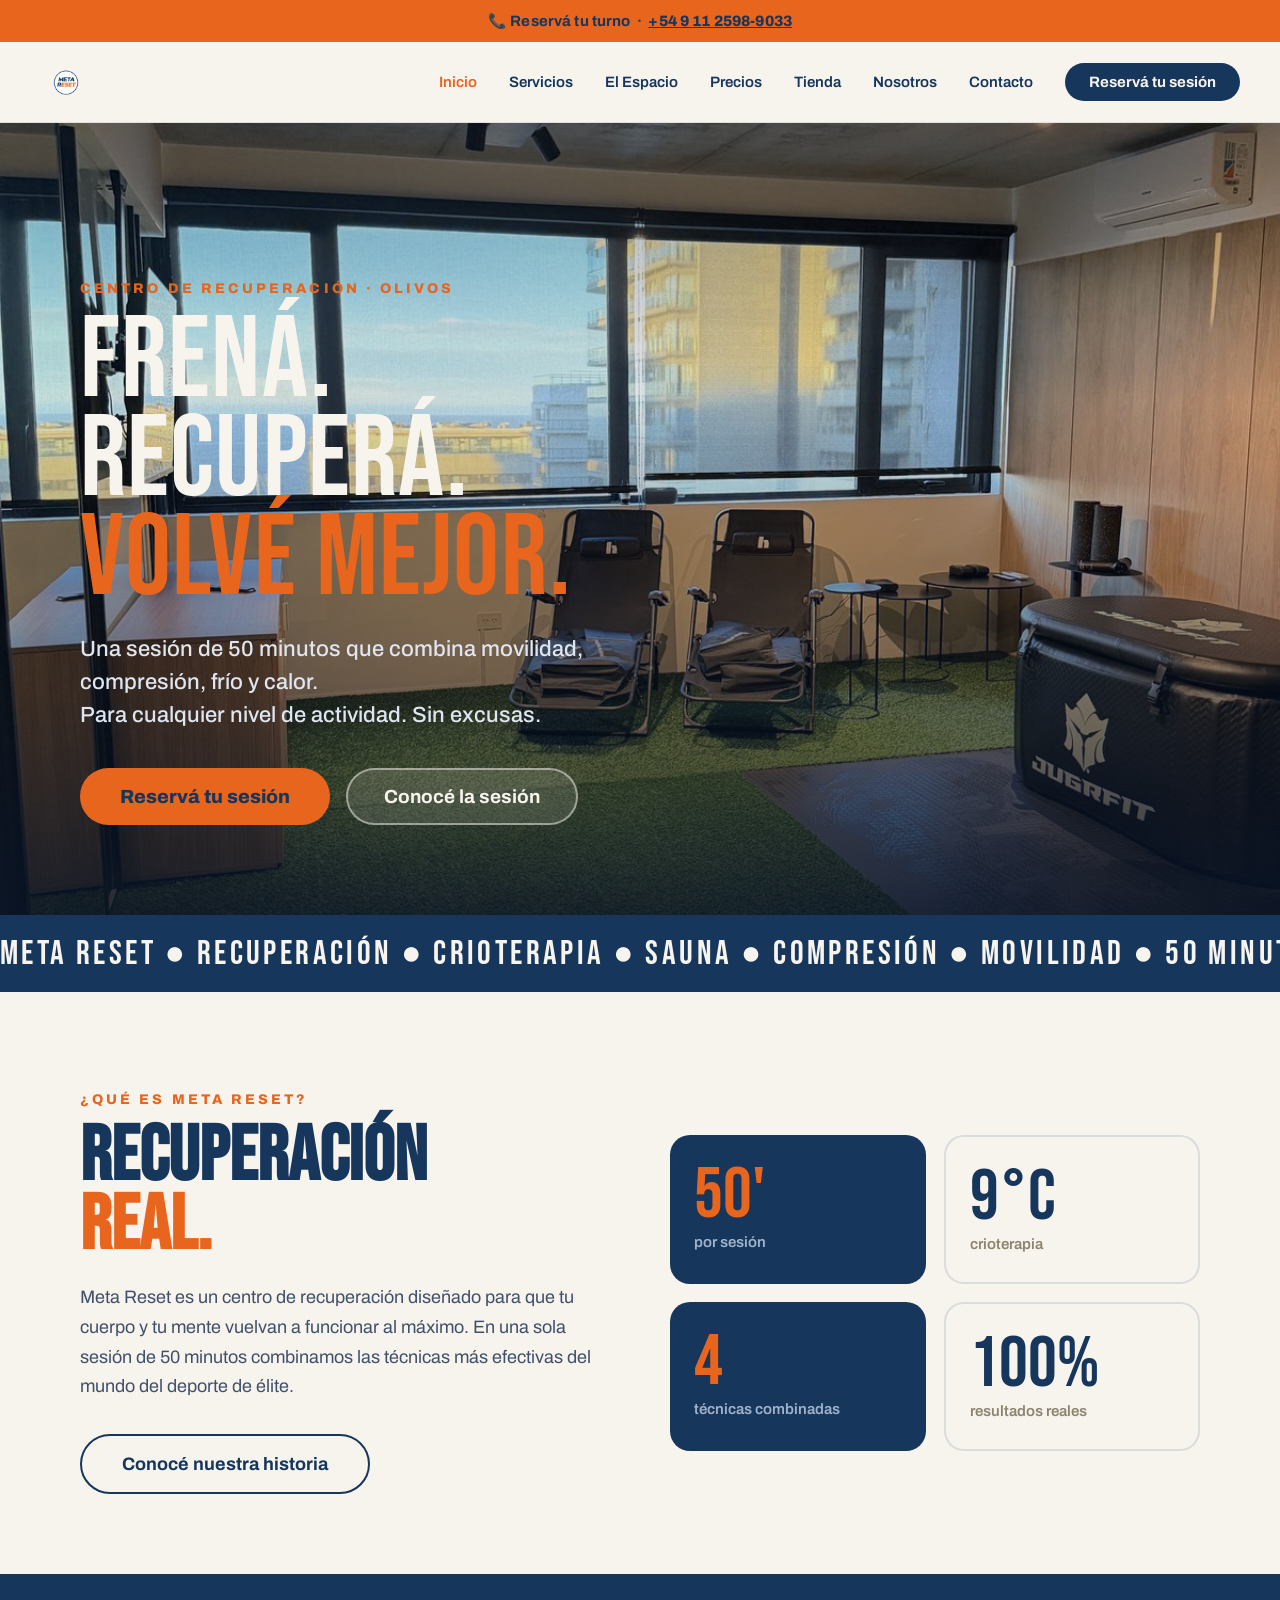
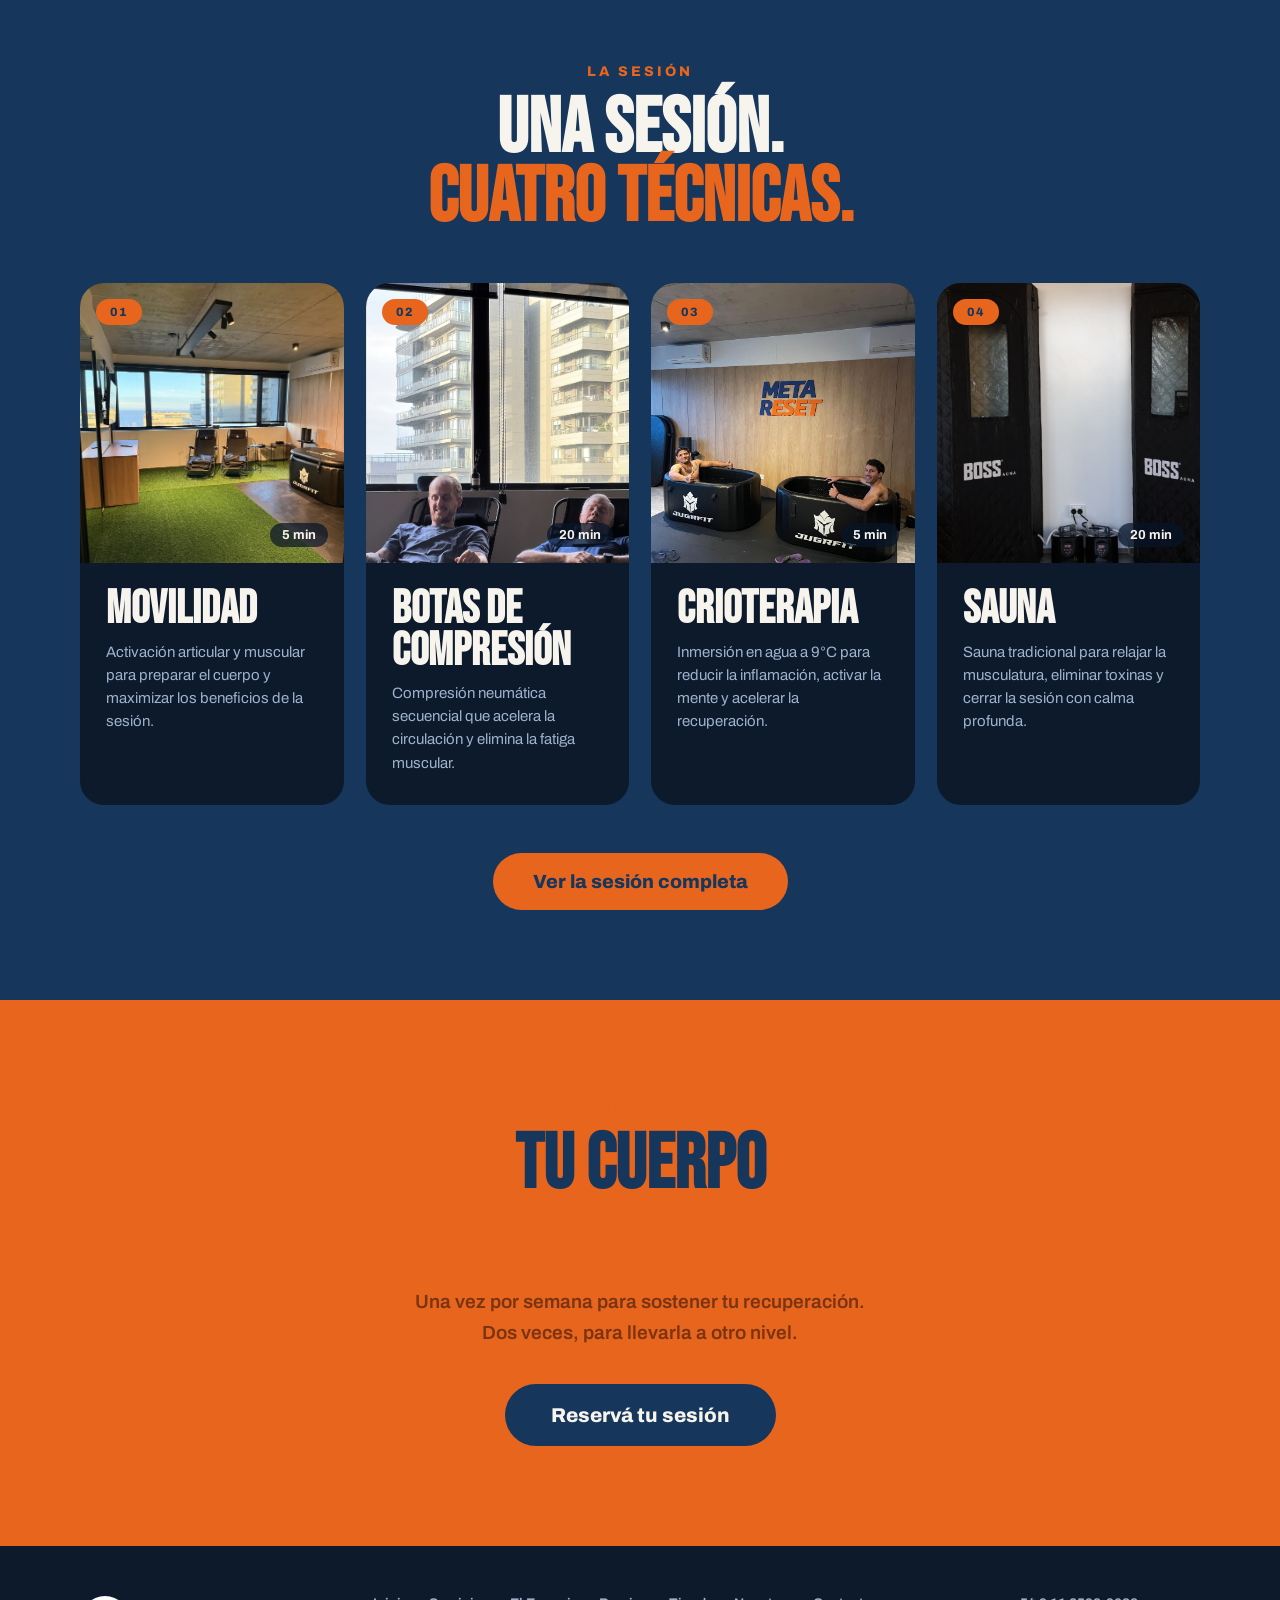
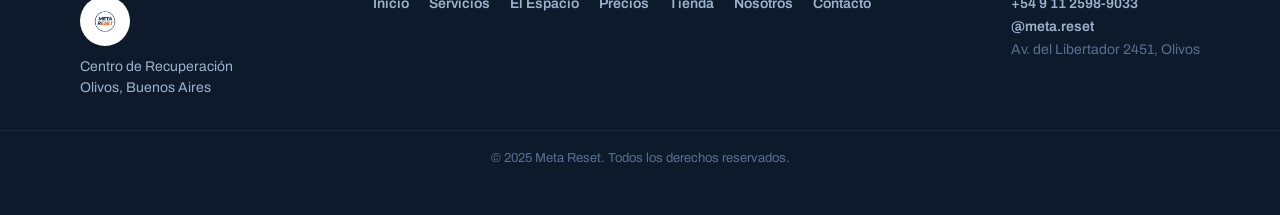
<file: index.html>
<!DOCTYPE html>
<html lang="es">
<head>
  <meta charset="UTF-8">
  <meta name="viewport" content="width=device-width, initial-scale=1.0">
  <title>Meta Reset — Centro de Recuperación | Olivos, Buenos Aires</title>
  <meta name="description" content="Meta Reset es el centro de recuperación en Olivos. Sesiones de 50 minutos con movilidad, botas de compresión, crioterapia y sauna. Reservá tu sesión hoy.">
  <link rel="preconnect" href="https://fonts.googleapis.com">
  <link rel="preconnect" href="https://fonts.gstatic.com" crossorigin>
  <link href="https://fonts.googleapis.com/css2?family=Archivo:wght@400;500;600;700;800&family=Bebas+Neue&display=swap" rel="stylesheet">
  <link rel="stylesheet" href="style.css">
</head>
<body>

  <!-- BANNER -->
  <div class="banner">
    📞 Reservá tu turno&nbsp;&nbsp;·&nbsp;&nbsp;<a href="https://wa.me/5491125989033" target="_blank" rel="noopener">+54 9 11 2598-9033</a>
  </div>

  <!-- NAV -->
  <nav>
    <a href="index.html" class="nav-logo">
      <img src="assets/logo-real.png" alt="Meta Reset logo">
    </a>
    <button class="nav-toggle" id="navToggle" aria-label="Abrir menú">
      <span></span><span></span><span></span>
    </button>
    <div class="nav-links" id="navLinks">
      <a href="index.html" class="active">Inicio</a>
      <a href="servicios.html">Servicios</a>
      <a href="el-espacio.html">El Espacio</a>
      <a href="precios.html">Precios</a>
      <a href="tienda.html">Tienda</a>
      <a href="nosotros.html">Nosotros</a>
      <a href="contacto.html">Contacto</a>
      <a href="https://wa.me/5491125989033" target="_blank" rel="noopener" class="nav-cta">Reservá tu sesión</a>
    </div>
  </nav>

  <!-- HERO -->
  <section class="hero">
    <div class="hero-img-wrap">
      <img src="assets/espacio-general.jpg" alt="Vista del espacio Meta Reset en Olivos — área de recuperación con luz natural" class="hero-img">
    </div>
    <div class="hero-overlay"></div>
    <div class="hero-content">
      <p class="section-eyebrow" style="color:#E8651E;">Centro de Recuperación · Olivos</p>
      <h1 class="hero-h1">FRENÁ.<br>RECUPERÁ.<br><span>VOLVÉ MEJOR.</span></h1>
      <p class="hero-sub">Una sesión de 50 minutos que combina movilidad, compresión, frío y calor.<br>Para cualquier nivel de actividad. Sin excusas.</p>
      <div class="hero-btns">
        <a href="https://wa.me/5491125989033" target="_blank" rel="noopener" class="btn-primary">Reservá tu sesión</a>
        <a href="servicios.html" class="btn-ghost">Conocé la sesión</a>
      </div>
    </div>
  </section>

  <!-- MARQUEE -->
  <div class="marquee-wrap">
    <div class="marquee-track">
      <span>META RESET&nbsp;<span class="marquee-dot">●</span>&nbsp;</span>
      <span>RECUPERACIÓN&nbsp;<span class="marquee-dot">●</span>&nbsp;</span>
      <span>CRIOTERAPIA&nbsp;<span class="marquee-dot">●</span>&nbsp;</span>
      <span>SAUNA&nbsp;<span class="marquee-dot">●</span>&nbsp;</span>
      <span>COMPRESIÓN&nbsp;<span class="marquee-dot">●</span>&nbsp;</span>
      <span>MOVILIDAD&nbsp;<span class="marquee-dot">●</span>&nbsp;</span>
      <span>50 MINUTOS&nbsp;<span class="marquee-dot">●</span>&nbsp;</span>
      <span>OLIVOS&nbsp;<span class="marquee-dot">●</span>&nbsp;</span>
      <span>META RESET&nbsp;<span class="marquee-dot">●</span>&nbsp;</span>
      <span>RECUPERACIÓN&nbsp;<span class="marquee-dot">●</span>&nbsp;</span>
      <span>CRIOTERAPIA&nbsp;<span class="marquee-dot">●</span>&nbsp;</span>
      <span>SAUNA&nbsp;<span class="marquee-dot">●</span>&nbsp;</span>
      <span>COMPRESIÓN&nbsp;<span class="marquee-dot">●</span>&nbsp;</span>
      <span>MOVILIDAD&nbsp;<span class="marquee-dot">●</span>&nbsp;</span>
      <span>50 MINUTOS&nbsp;<span class="marquee-dot">●</span>&nbsp;</span>
      <span>OLIVOS&nbsp;<span class="marquee-dot">●</span>&nbsp;</span>
    </div>
  </div>

  <!-- INTRO + STATS -->
  <section class="intro-section">
    <div class="inner intro-grid">
      <div class="intro-text">
        <p class="section-eyebrow">¿Qué es Meta Reset?</p>
        <h2 class="section-h2">RECUPERACIÓN<br><span>REAL.</span></h2>
        <p class="intro-body">Meta Reset es un centro de recuperación diseñado para que tu cuerpo y tu mente vuelvan a funcionar al máximo. En una sola sesión de 50 minutos combinamos las técnicas más efectivas del mundo del deporte de élite.</p>
        <a href="nosotros.html" class="btn-outline-dark" style="margin-top:32px;">Conocé nuestra historia</a>
      </div>
      <div class="stats-grid">
        <div class="stat-card">
          <span class="stat-num">50'</span>
          <span class="stat-label">por sesión</span>
        </div>
        <div class="stat-card">
          <span class="stat-num">9°C</span>
          <span class="stat-label">crioterapia</span>
        </div>
        <div class="stat-card">
          <span class="stat-num">4</span>
          <span class="stat-label">técnicas combinadas</span>
        </div>
        <div class="stat-card">
          <span class="stat-num">100%</span>
          <span class="stat-label">resultados reales</span>
        </div>
      </div>
    </div>
  </section>

  <!-- SERVICIOS OVERVIEW -->
  <section class="services-section dark-bg">
    <div class="inner">
      <div class="text-center" style="margin-bottom:50px;">
        <p class="section-eyebrow">La sesión</p>
        <h2 class="section-h2-light">UNA SESIÓN.<br><span>CUATRO TÉCNICAS.</span></h2>
      </div>
      <div class="services-cards">
        <div class="service-card">
          <div class="service-card-img-wrap">
            <img src="assets/espacio-general.jpg" alt="Espacio Meta Reset — sala de recuperación con equipamiento" loading="lazy">
            <span class="card-badge">01</span>
            <span class="card-duration">5 min</span>
          </div>
          <div class="service-card-body">
            <h3>Movilidad</h3>
            <p>Activación articular y muscular para preparar el cuerpo y maximizar los beneficios de la sesión.</p>
          </div>
        </div>
        <div class="service-card">
          <div class="service-card-img-wrap">
            <img src="assets/botas-sesion.jpg" alt="Sesión de botas de compresión neumática en Meta Reset" loading="lazy">
            <span class="card-badge">02</span>
            <span class="card-duration">20 min</span>
          </div>
          <div class="service-card-body">
            <h3>Botas de Compresión</h3>
            <p>Compresión neumática secuencial que acelera la circulación y elimina la fatiga muscular.</p>
          </div>
        </div>
        <div class="service-card">
          <div class="service-card-img-wrap">
            <img src="assets/crio-sesion.jpg" alt="Crioterapia — dos personas en tinas de agua fría a 9°C en Meta Reset" loading="lazy">
            <span class="card-badge">03</span>
            <span class="card-duration">5 min</span>
          </div>
          <div class="service-card-body">
            <h3>Crioterapia</h3>
            <p>Inmersión en agua a 9°C para reducir la inflamación, activar la mente y acelerar la recuperación.</p>
          </div>
        </div>
        <div class="service-card">
          <div class="service-card-img-wrap">
            <img src="assets/sauna-boss.jpg" alt="Dos cabinas de sauna BOSS en Meta Reset Olivos" loading="lazy">
            <span class="card-badge">04</span>
            <span class="card-duration">20 min</span>
          </div>
          <div class="service-card-body">
            <h3>Sauna</h3>
            <p>Sauna tradicional para relajar la musculatura, eliminar toxinas y cerrar la sesión con calma profunda.</p>
          </div>
        </div>
      </div>
      <div class="text-center" style="margin-top:48px;">
        <a href="servicios.html" class="btn-primary">Ver la sesión completa</a>
      </div>
    </div>
  </section>

  <!-- CTA -->
  <section class="cta-section">
    <div class="inner text-center">
      <p class="section-eyebrow">¿Listo para el cambio?</p>
      <h2 class="section-h2">TU CUERPO<br><span>TE LO PIDE.</span></h2>
      <p class="cta-body">Una vez por semana para sostener tu recuperación.<br>Dos veces, para llevarla a otro nivel.</p>
      <a href="https://wa.me/5491125989033" target="_blank" rel="noopener" class="btn-dark-big" style="margin-top:36px;">Reservá tu sesión</a>
    </div>
  </section>

  <!-- FOOTER -->
  <footer>
    <div class="inner footer-inner">
      <div class="footer-brand">
        <img src="assets/logo-real.png" alt="Meta Reset logo" loading="lazy">
        <p>Centro de Recuperación<br>Olivos, Buenos Aires</p>
      </div>
      <div class="footer-links">
        <a href="index.html">Inicio</a>
        <a href="servicios.html">Servicios</a>
        <a href="el-espacio.html">El Espacio</a>
        <a href="precios.html">Precios</a>
        <a href="tienda.html">Tienda</a>
        <a href="nosotros.html">Nosotros</a>
        <a href="contacto.html">Contacto</a>
      </div>
      <div class="footer-contact">
        <a href="https://wa.me/5491125989033" target="_blank" rel="noopener">+54 9 11 2598-9033</a>
        <a href="https://instagram.com/meta.reset" target="_blank" rel="noopener">@meta.reset</a>
        <span>Av. del Libertador 2451, Olivos</span>
      </div>
    </div>
    <div class="footer-copy">© 2025 Meta Reset. Todos los derechos reservados.</div>
  </footer>

  <script>
    const toggle = document.getElementById('navToggle');
    const links = document.getElementById('navLinks');
    toggle.addEventListener('click', () => {
      toggle.classList.toggle('open');
      links.classList.toggle('open');
    });
  </script>
</body>
</html>
</file>
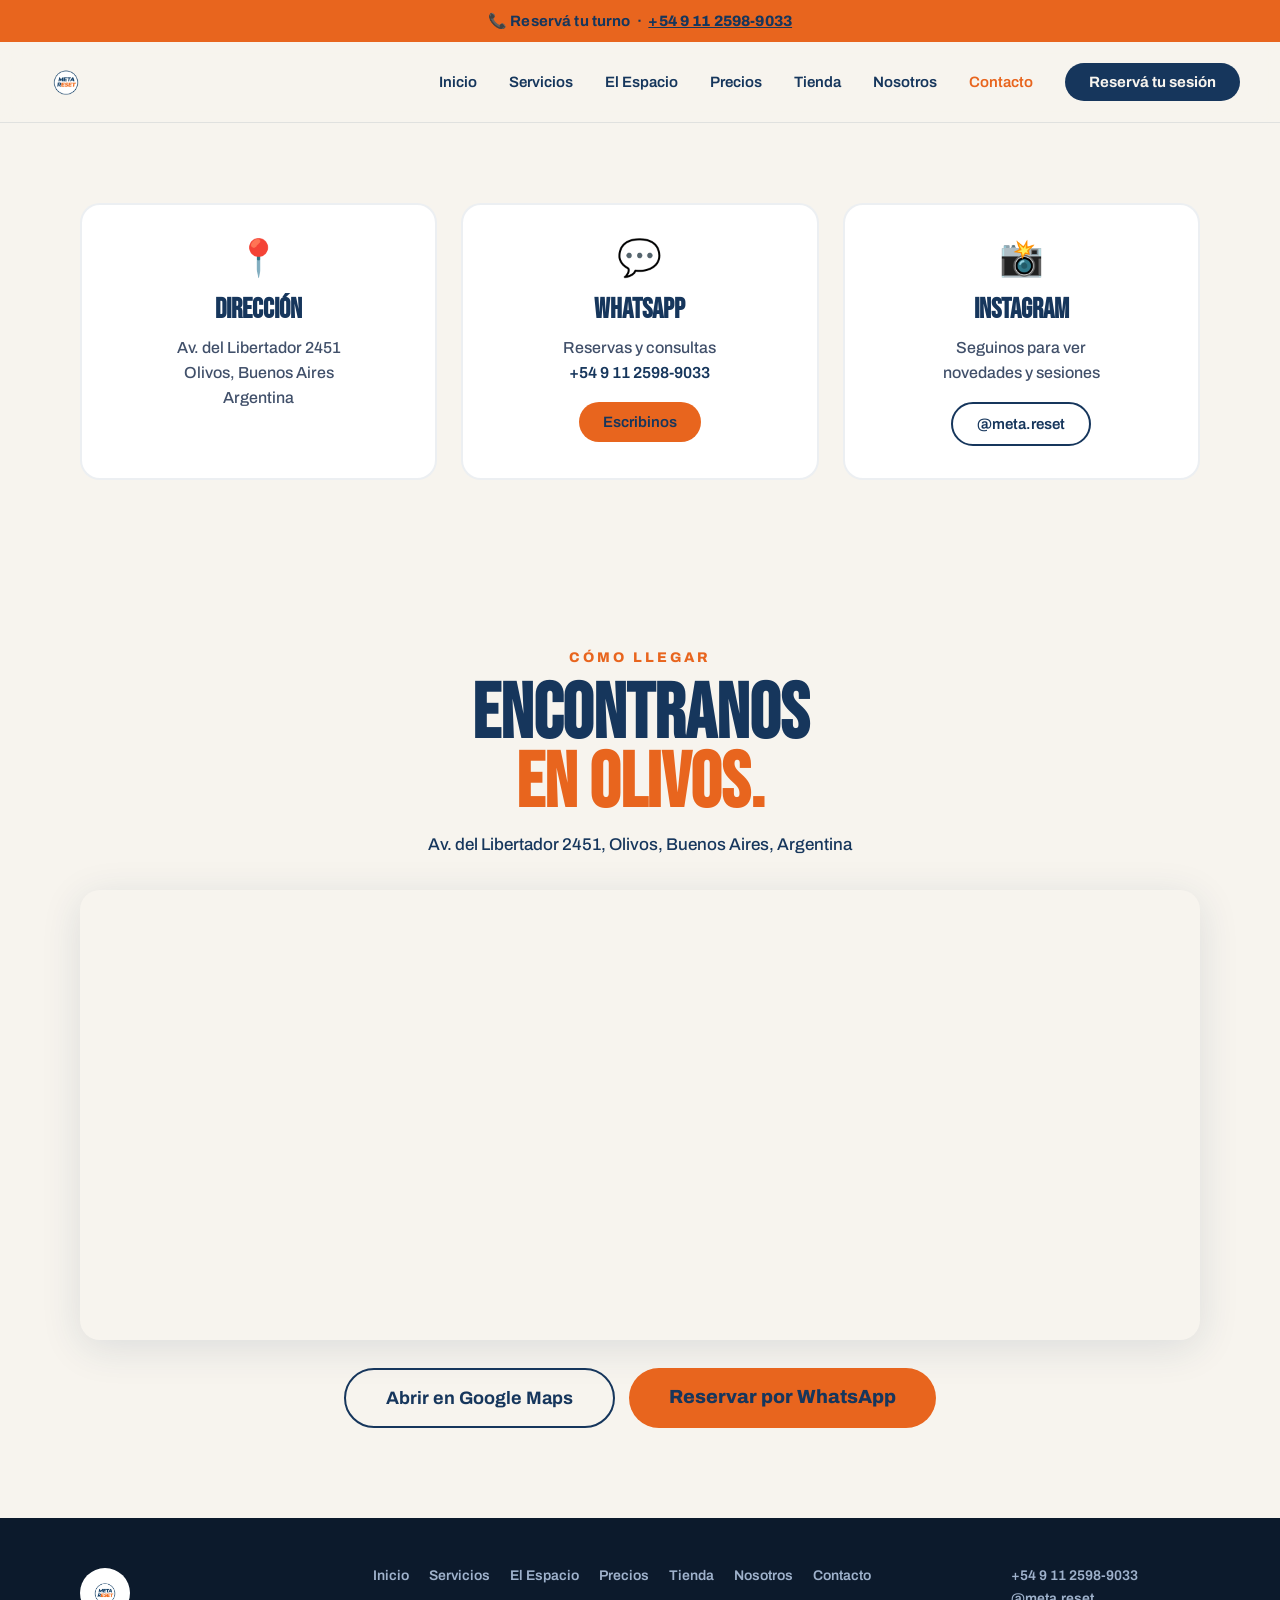
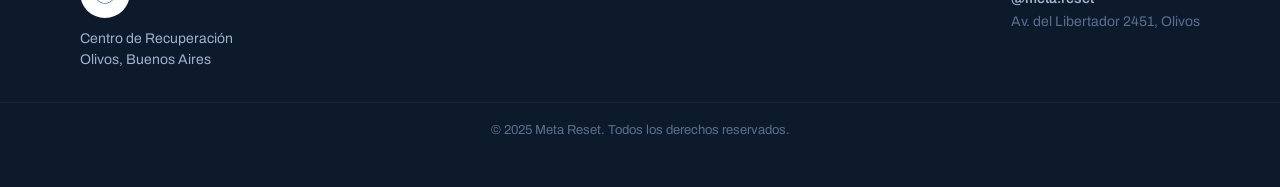
<file: contacto.html>
<!DOCTYPE html>
<html lang="es">
<head>
  <meta charset="UTF-8">
  <meta name="viewport" content="width=device-width, initial-scale=1.0">
  <title>Contacto — Meta Reset | Centro de Recuperación</title>
  <meta name="description" content="Encontranos en Av. del Libertador 2451, Olivos, Buenos Aires. Reservas por WhatsApp al +54 9 11 2598-9033.">
  <link rel="preconnect" href="https://fonts.googleapis.com">
  <link rel="preconnect" href="https://fonts.gstatic.com" crossorigin>
  <link href="https://fonts.googleapis.com/css2?family=Archivo:wght@400;500;600;700;800&family=Bebas+Neue&display=swap" rel="stylesheet">
  <link rel="stylesheet" href="style.css">
</head>
<body>

  <!-- BANNER -->
  <div class="banner">
    📞 Reservá tu turno&nbsp;&nbsp;·&nbsp;&nbsp;<a href="https://wa.me/5491125989033" target="_blank" rel="noopener">+54 9 11 2598-9033</a>
  </div>

  <!-- NAV -->
  <nav>
    <a href="index.html" class="nav-logo">
      <img src="assets/logo-real.png" alt="Meta Reset logo">
    </a>
    <button class="nav-toggle" id="navToggle" aria-label="Abrir menú">
      <span></span><span></span><span></span>
    </button>
    <div class="nav-links" id="navLinks">
      <a href="index.html">Inicio</a>
      <a href="servicios.html">Servicios</a>
      <a href="el-espacio.html">El Espacio</a>
      <a href="precios.html">Precios</a>
      <a href="tienda.html">Tienda</a>
      <a href="nosotros.html">Nosotros</a>
      <a href="contacto.html" class="active">Contacto</a>
      <a href="https://wa.me/5491125989033" target="_blank" rel="noopener" class="nav-cta">Reservá tu sesión</a>
    </div>
  </nav>

  <!-- CONTACT CARDS -->
  <section class="contact-section" style="padding-top:80px;">
    <div class="inner">
      <div class="contact-grid">
        <div class="contact-card">
          <div class="contact-card-icon">📍</div>
          <h3>Dirección</h3>
          <p>Av. del Libertador 2451<br>Olivos, Buenos Aires<br>Argentina</p>
        </div>
        <div class="contact-card">
          <div class="contact-card-icon">💬</div>
          <h3>WhatsApp</h3>
          <p>Reservas y consultas<br><a href="https://wa.me/5491125989033" target="_blank" rel="noopener">+54 9 11 2598-9033</a></p>
          <a href="https://wa.me/5491125989033" target="_blank" rel="noopener" class="btn-primary" style="margin-top:16px; font-size:15px; padding:12px 24px;">Escribinos</a>
        </div>
        <div class="contact-card">
          <div class="contact-card-icon">📸</div>
          <h3>Instagram</h3>
          <p>Seguinos para ver<br>novedades y sesiones</p>
          <a href="https://instagram.com/meta.reset" target="_blank" rel="noopener" class="btn-outline-dark" style="margin-top:16px; font-size:15px; padding:12px 24px;">@meta.reset</a>
        </div>
      </div>
    </div>
  </section>

  <!-- MAP -->
  <section class="map-section">
    <div class="inner">
      <div class="text-center" style="margin-bottom:36px;">
        <p class="section-eyebrow">Cómo llegar</p>
        <h2 class="section-h2">ENCONTRANOS<br><span>EN OLIVOS.</span></h2>
        <p style="margin-top:16px; font-size:17px; color:#16365C; font-weight:500;">Av. del Libertador 2451, Olivos, Buenos Aires, Argentina</p>
      </div>
      <div class="map-frame">
        <iframe
          src="https://maps.google.com/maps?q=Av.+del+Libertador+2451,+Olivos,+Buenos+Aires,+Argentina&output=embed"
          width="100%"
          height="450"
          style="border:0;"
          allowfullscreen=""
          loading="lazy"
          referrerpolicy="no-referrer-when-downgrade"
          title="Ubicación de Meta Reset — Av. del Libertador 2451, Olivos">
        </iframe>
      </div>
      <div class="map-actions">
        <a href="https://www.google.com/maps/search/Av.+del+Libertador+2451,+Olivos,+Buenos+Aires" target="_blank" rel="noopener" class="btn-outline-dark">Abrir en Google Maps</a>
        <a href="https://wa.me/5491125989033" target="_blank" rel="noopener" class="btn-primary">Reservar por WhatsApp</a>
      </div>
    </div>
  </section>

  <!-- FOOTER -->
  <footer>
    <div class="inner footer-inner">
      <div class="footer-brand">
        <img src="assets/logo-real.png" alt="Meta Reset logo" loading="lazy">
        <p>Centro de Recuperación<br>Olivos, Buenos Aires</p>
      </div>
      <div class="footer-links">
        <a href="index.html">Inicio</a>
        <a href="servicios.html">Servicios</a>
        <a href="el-espacio.html">El Espacio</a>
        <a href="precios.html">Precios</a>
        <a href="tienda.html">Tienda</a>
        <a href="nosotros.html">Nosotros</a>
        <a href="contacto.html">Contacto</a>
      </div>
      <div class="footer-contact">
        <a href="https://wa.me/5491125989033" target="_blank" rel="noopener">+54 9 11 2598-9033</a>
        <a href="https://instagram.com/meta.reset" target="_blank" rel="noopener">@meta.reset</a>
        <span>Av. del Libertador 2451, Olivos</span>
      </div>
    </div>
    <div class="footer-copy">© 2025 Meta Reset. Todos los derechos reservados.</div>
  </footer>

  <script>
    const toggle = document.getElementById('navToggle');
    const links = document.getElementById('navLinks');
    toggle.addEventListener('click', () => {
      toggle.classList.toggle('open');
      links.classList.toggle('open');
    });
  </script>
</body>
</html>
</file>
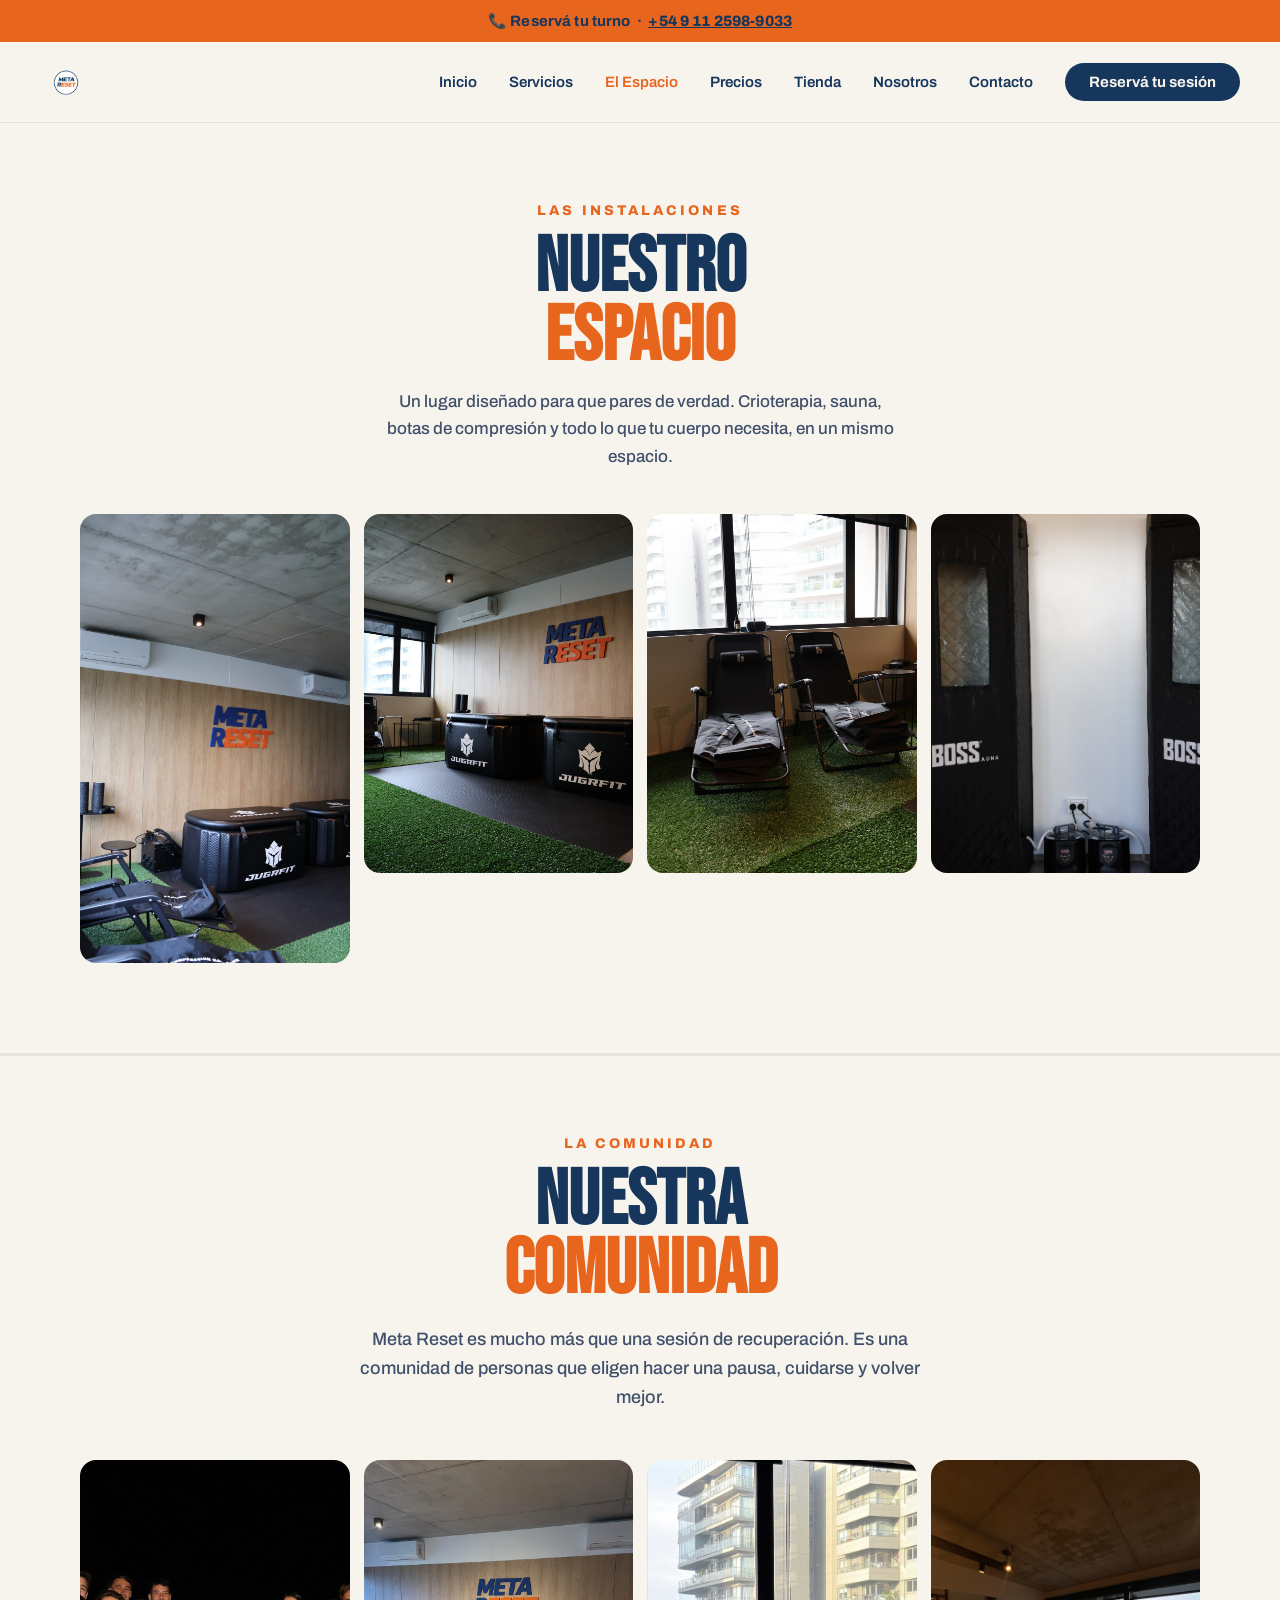
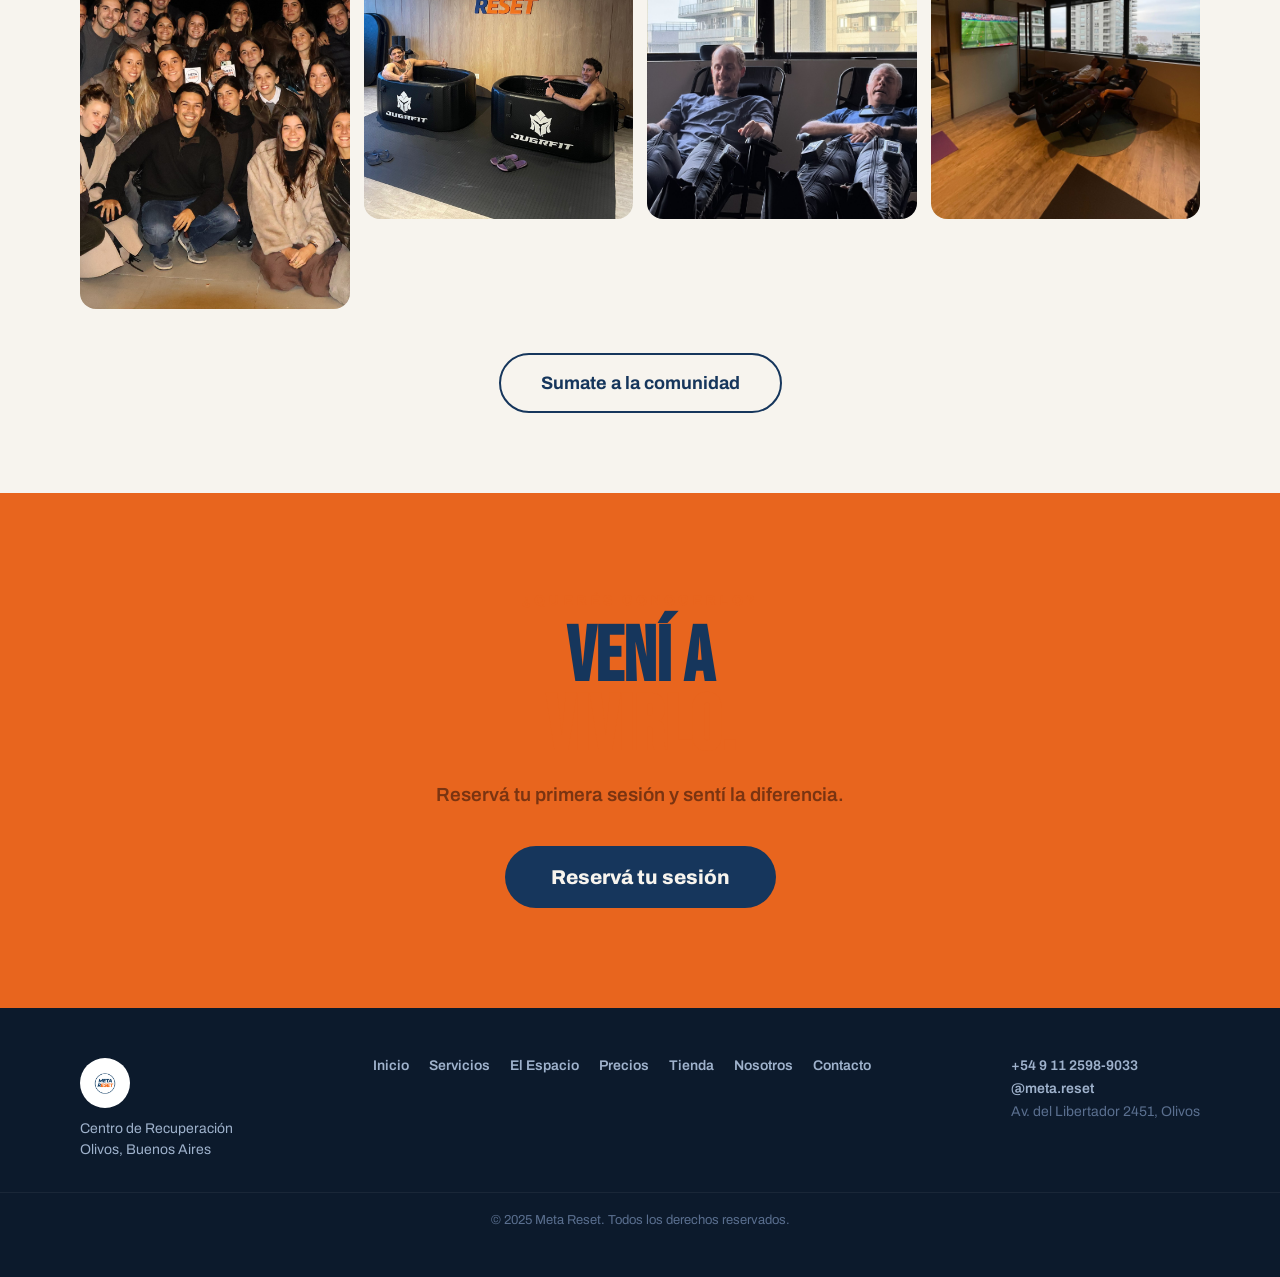
<file: el-espacio.html>
<!DOCTYPE html>
<html lang="es">
<head>
  <meta charset="UTF-8">
  <meta name="viewport" content="width=device-width, initial-scale=1.0">
  <title>El Espacio — Meta Reset | Centro de Recuperación</title>
  <meta name="description" content="El espacio de Meta Reset está diseñado para que pares de verdad. Conocé las instalaciones en Olivos, Buenos Aires.">
  <link rel="preconnect" href="https://fonts.googleapis.com">
  <link rel="preconnect" href="https://fonts.gstatic.com" crossorigin>
  <link href="https://fonts.googleapis.com/css2?family=Archivo:wght@400;500;600;700;800&family=Bebas+Neue&display=swap" rel="stylesheet">
  <link rel="stylesheet" href="style.css">
</head>
<body>

  <!-- BANNER -->
  <div class="banner">
    📞 Reservá tu turno&nbsp;&nbsp;·&nbsp;&nbsp;<a href="https://wa.me/5491125989033" target="_blank" rel="noopener">+54 9 11 2598-9033</a>
  </div>

  <!-- NAV -->
  <nav>
    <a href="index.html" class="nav-logo">
      <img src="assets/logo-real.png" alt="Meta Reset logo">
    </a>
    <button class="nav-toggle" id="navToggle" aria-label="Abrir menú">
      <span></span><span></span><span></span>
    </button>
    <div class="nav-links" id="navLinks">
      <a href="index.html">Inicio</a>
      <a href="servicios.html">Servicios</a>
      <a href="el-espacio.html" class="active">El Espacio</a>
      <a href="precios.html">Precios</a>
      <a href="tienda.html">Tienda</a>
      <a href="nosotros.html">Nosotros</a>
      <a href="contacto.html">Contacto</a>
      <a href="https://wa.me/5491125989033" target="_blank" rel="noopener" class="nav-cta">Reservá tu sesión</a>
    </div>
  </nav>

  <!-- BLOQUE 1: NUESTRO ESPACIO -->
  <section class="gallery-section" style="padding-top:80px;">
    <div class="inner">
      <div class="text-center" style="margin-bottom:16px;">
        <p class="section-eyebrow">Las instalaciones</p>
        <h2 class="section-h2">NUESTRO<br><span>ESPACIO</span></h2>
        <p style="font-size:17px; color:#41506a; font-weight:500; max-width:520px; margin:16px auto 44px; line-height:1.6;">Un lugar diseñado para que pares de verdad. Crioterapia, sauna, botas de compresión y todo lo que tu cuerpo necesita, en un mismo espacio.</p>
      </div>
      <div class="gallery-grid">
        <div class="gallery-item gallery-main">
          <img src="assets/espacio-overview.jpg" alt="Vista completa del espacio Meta Reset con logo en el piso" loading="lazy">
        </div>
        <div class="gallery-item">
          <img src="assets/espacio-crio.jpg" alt="Dos tinas de crioterapia JUGRFIT en Meta Reset" loading="lazy">
        </div>
        <div class="gallery-item">
          <img src="assets/espacio-botas.jpg" alt="Sillones de botas de compresión con pared de pasto" loading="lazy">
        </div>
        <div class="gallery-item">
          <img src="assets/sauna-boss.jpg" alt="Las dos cabinas de sauna BOSS en Meta Reset Olivos" loading="lazy">
        </div>
      </div>
    </div>
  </section>

  <!-- BLOQUE 2: NUESTRA COMUNIDAD -->
  <section class="comunidad-section" style="border-top:3px solid rgba(22,54,92,.08);">
    <div class="inner">
      <div class="text-center" style="margin-bottom:48px;">
        <p class="section-eyebrow">La comunidad</p>
        <h2 class="section-h2">NUESTRA<br><span>COMUNIDAD</span></h2>
        <p style="font-size:18px; color:#41506a; font-weight:500; max-width:600px; margin:20px auto 0; line-height:1.6;">Meta Reset es mucho más que una sesión de recuperación. Es una comunidad de personas que eligen hacer una pausa, cuidarse y volver mejor.</p>
      </div>
      <div class="gallery-grid">
        <div class="gallery-item gallery-main">
          <img src="assets/comunidad.jpg" alt="Comunidad Meta Reset — personas que son parte" loading="lazy">
        </div>
        <div class="gallery-item">
          <img src="assets/crio-sesion.jpg" alt="Personas en sesión de crioterapia en Meta Reset" loading="lazy">
        </div>
        <div class="gallery-item">
          <img src="assets/botas-sesion.jpg" alt="Personas en sesión de botas de compresión" loading="lazy">
        </div>
        <div class="gallery-item">
          <img src="assets/hero-home.jpg" alt="Personas viviendo la experiencia Meta Reset" loading="lazy">
        </div>
      </div>
      <div class="text-center" style="margin-top:44px;">
        <a href="https://wa.me/5491125989033" target="_blank" rel="noopener" class="btn-outline-dark">Sumate a la comunidad</a>
      </div>
    </div>
  </section>

  <!-- CTA -->
  <section class="cta-section">
    <div class="inner text-center">
      <p class="section-eyebrow">¿Querés conocerlo?</p>
      <h2 class="section-h2">VENÍ A<br><span>VIVIRLO.</span></h2>
      <p class="cta-body">Reservá tu primera sesión y sentí la diferencia.</p>
      <a href="https://wa.me/5491125989033" target="_blank" rel="noopener" class="btn-dark-big" style="margin-top:36px;">Reservá tu sesión</a>
    </div>
  </section>

  <!-- FOOTER -->
  <footer>
    <div class="inner footer-inner">
      <div class="footer-brand">
        <img src="assets/logo-real.png" alt="Meta Reset logo" loading="lazy">
        <p>Centro de Recuperación<br>Olivos, Buenos Aires</p>
      </div>
      <div class="footer-links">
        <a href="index.html">Inicio</a>
        <a href="servicios.html">Servicios</a>
        <a href="el-espacio.html">El Espacio</a>
        <a href="precios.html">Precios</a>
        <a href="tienda.html">Tienda</a>
        <a href="nosotros.html">Nosotros</a>
        <a href="contacto.html">Contacto</a>
      </div>
      <div class="footer-contact">
        <a href="https://wa.me/5491125989033" target="_blank" rel="noopener">+54 9 11 2598-9033</a>
        <a href="https://instagram.com/meta.reset" target="_blank" rel="noopener">@meta.reset</a>
        <span>Av. del Libertador 2451, Olivos</span>
      </div>
    </div>
    <div class="footer-copy">© 2025 Meta Reset. Todos los derechos reservados.</div>
  </footer>

  <script>
    const toggle = document.getElementById('navToggle');
    const links = document.getElementById('navLinks');
    toggle.addEventListener('click', () => {
      toggle.classList.toggle('open');
      links.classList.toggle('open');
    });
  </script>
</body>
</html>
</file>
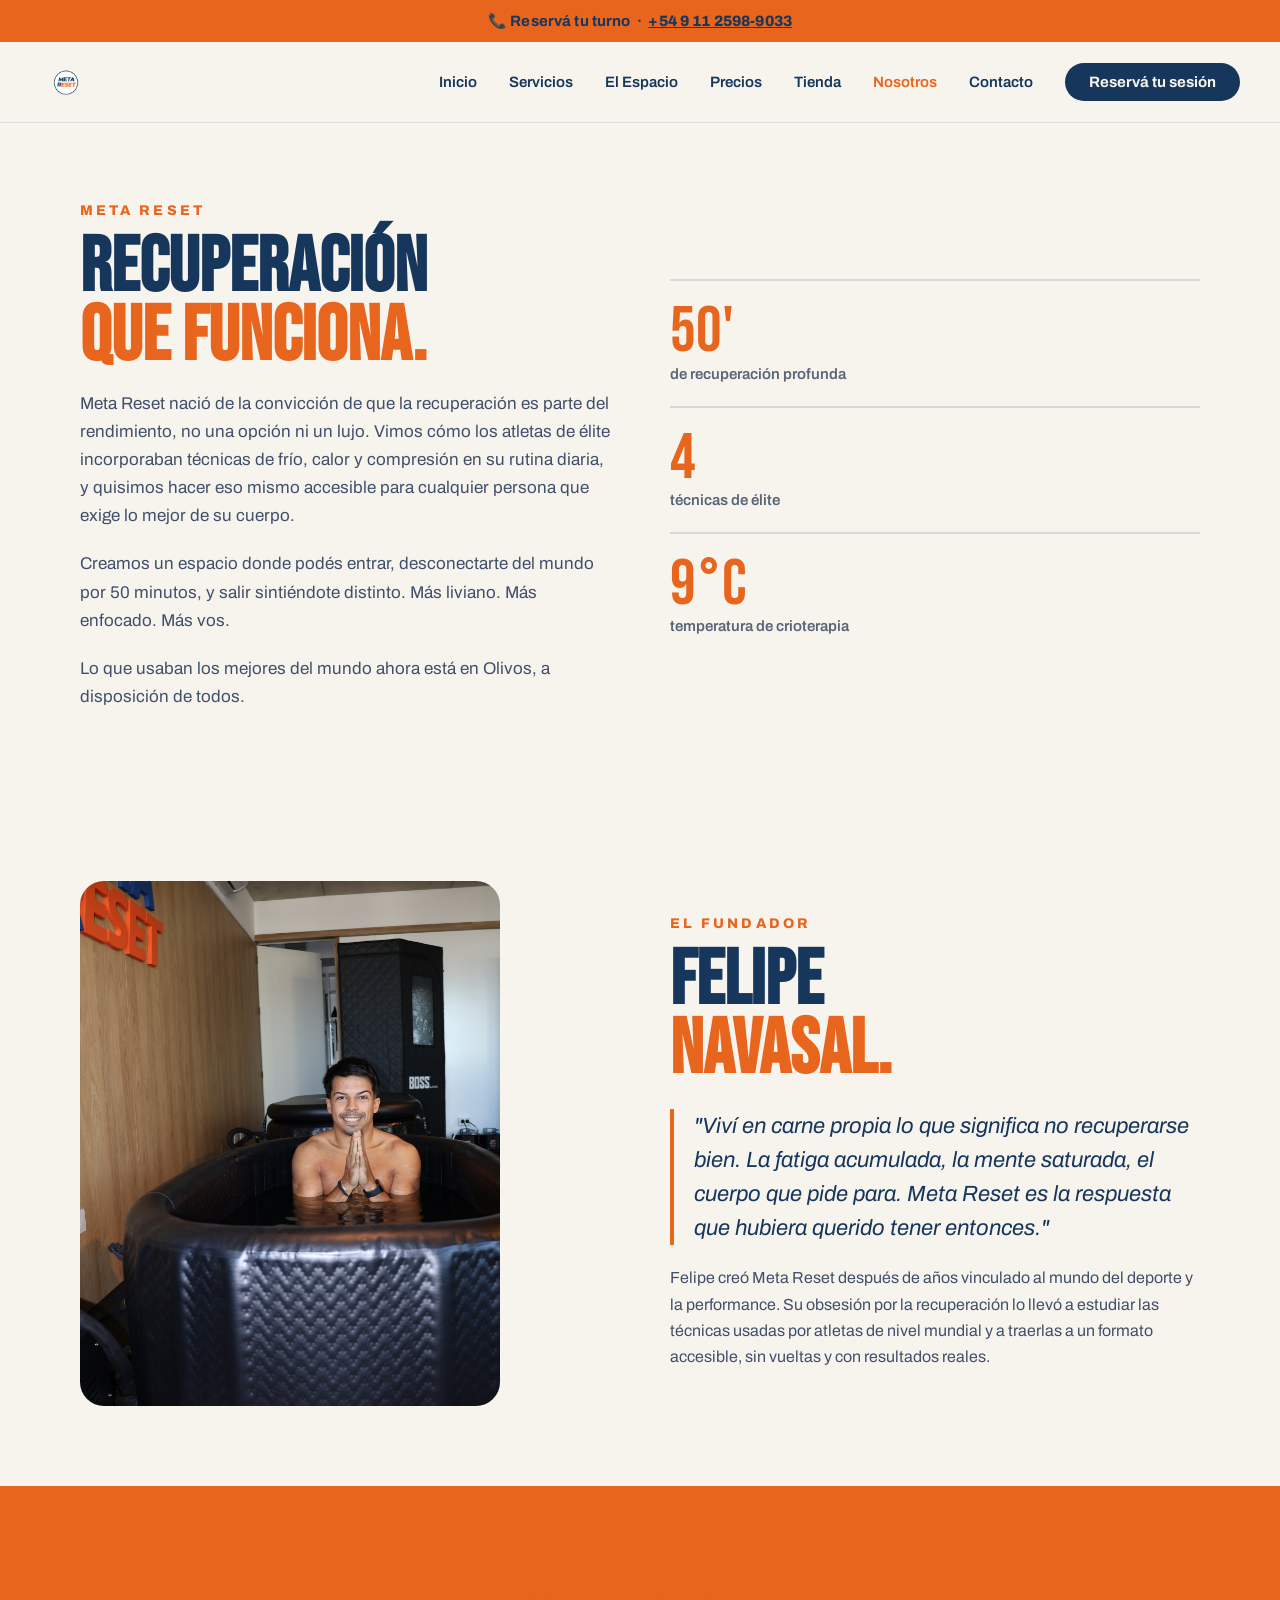
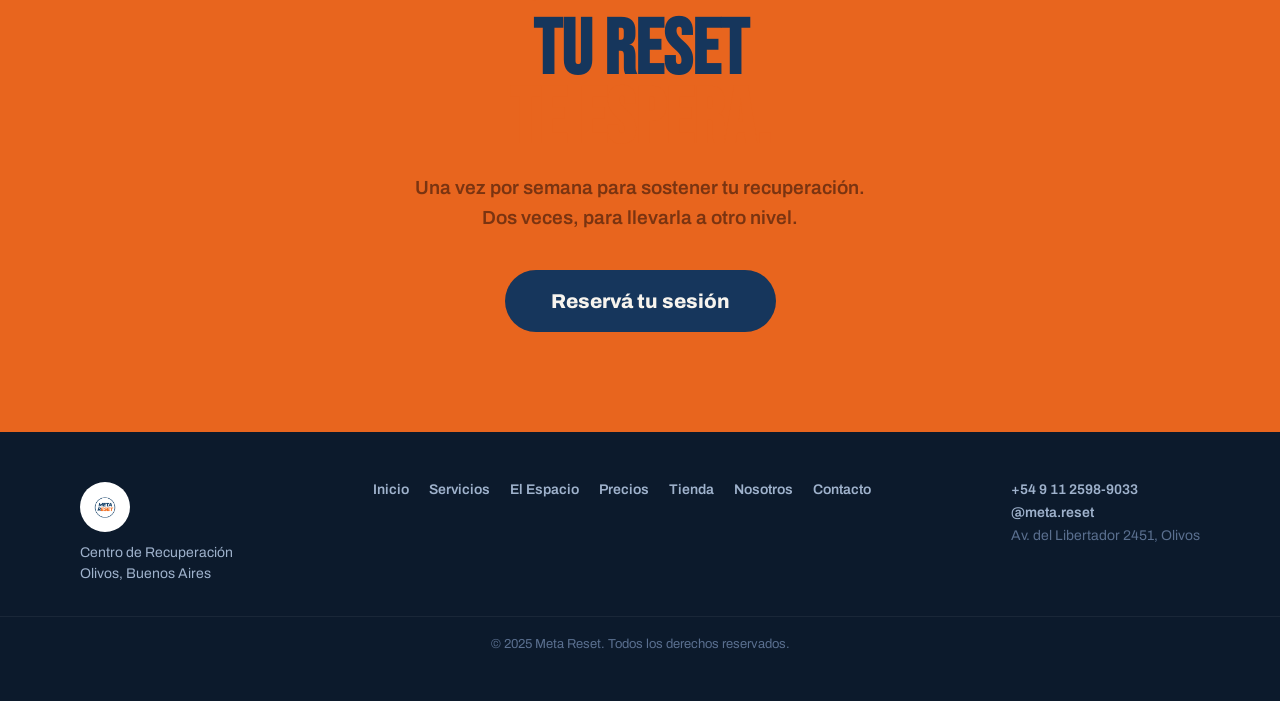
<file: nosotros.html>
<!DOCTYPE html>
<html lang="es">
<head>
  <meta charset="UTF-8">
  <meta name="viewport" content="width=device-width, initial-scale=1.0">
  <title>Nosotros — Meta Reset | Centro de Recuperación</title>
  <meta name="description" content="Conocé la historia detrás de Meta Reset. Un centro de recuperación nacido de la experiencia real con el deporte de élite en Olivos, Buenos Aires.">
  <link rel="preconnect" href="https://fonts.googleapis.com">
  <link rel="preconnect" href="https://fonts.gstatic.com" crossorigin>
  <link href="https://fonts.googleapis.com/css2?family=Archivo:wght@400;500;600;700;800&family=Bebas+Neue&display=swap" rel="stylesheet">
  <link rel="stylesheet" href="style.css">
</head>
<body>

  <!-- BANNER -->
  <div class="banner">
    📞 Reservá tu turno&nbsp;&nbsp;·&nbsp;&nbsp;<a href="https://wa.me/5491125989033" target="_blank" rel="noopener">+54 9 11 2598-9033</a>
  </div>

  <!-- NAV -->
  <nav>
    <a href="index.html" class="nav-logo">
      <img src="assets/logo-real.png" alt="Meta Reset logo">
    </a>
    <button class="nav-toggle" id="navToggle" aria-label="Abrir menú">
      <span></span><span></span><span></span>
    </button>
    <div class="nav-links" id="navLinks">
      <a href="index.html">Inicio</a>
      <a href="servicios.html">Servicios</a>
      <a href="el-espacio.html">El Espacio</a>
      <a href="precios.html">Precios</a>
      <a href="tienda.html">Tienda</a>
      <a href="nosotros.html" class="active">Nosotros</a>
      <a href="contacto.html">Contacto</a>
      <a href="https://wa.me/5491125989033" target="_blank" rel="noopener" class="nav-cta">Reservá tu sesión</a>
    </div>
  </nav>

  <!-- ABOUT -->
  <section class="about-section" style="padding-top:80px;">
    <div class="inner about-grid">
      <div class="about-text">
        <p class="section-eyebrow">Meta Reset</p>
        <h2 class="section-h2">RECUPERACIÓN<br><span>QUE FUNCIONA.</span></h2>
        <p class="about-body">Meta Reset nació de la convicción de que la recuperación es parte del rendimiento, no una opción ni un lujo. Vimos cómo los atletas de élite incorporaban técnicas de frío, calor y compresión en su rutina diaria, y quisimos hacer eso mismo accesible para cualquier persona que exige lo mejor de su cuerpo.</p>
        <p class="about-body" style="margin-top:20px;">Creamos un espacio donde podés entrar, desconectarte del mundo por 50 minutos, y salir sintiéndote distinto. Más liviano. Más enfocado. Más vos.</p>
        <p class="about-body" style="margin-top:20px;">Lo que usaban los mejores del mundo ahora está en Olivos, a disposición de todos.</p>
      </div>
      <div class="about-stats">
        <div class="about-stat">
          <span class="stat-num">50'</span>
          <span class="stat-label">de recuperación profunda</span>
        </div>
        <div class="about-stat">
          <span class="stat-num">4</span>
          <span class="stat-label">técnicas de élite</span>
        </div>
        <div class="about-stat">
          <span class="stat-num">9°C</span>
          <span class="stat-label">temperatura de crioterapia</span>
        </div>
      </div>
    </div>
  </section>

  <!-- FOUNDER -->
  <section class="founder-section">
    <div class="inner founder-grid">
      <div class="founder-img-wrap">
        <img src="assets/fundador.jpg" alt="Felipe Navasal, fundador de Meta Reset, en sesión de crioterapia" loading="lazy">
      </div>
      <div class="founder-text">
        <p class="section-eyebrow">El fundador</p>
        <h2 class="section-h2">FELIPE<br><span>NAVASAL.</span></h2>
        <blockquote class="founder-quote">
          "Viví en carne propia lo que significa no recuperarse bien. La fatiga acumulada, la mente saturada, el cuerpo que pide para. Meta Reset es la respuesta que hubiera querido tener entonces."
        </blockquote>
        <p class="founder-bio">Felipe creó Meta Reset después de años vinculado al mundo del deporte y la performance. Su obsesión por la recuperación lo llevó a estudiar las técnicas usadas por atletas de nivel mundial y a traerlas a un formato accesible, sin vueltas y con resultados reales.</p>
      </div>
    </div>
  </section>

  <!-- CTA -->
  <section class="cta-section">
    <div class="inner text-center">
      <p class="section-eyebrow">¿Querés ser parte?</p>
      <h2 class="section-h2">TU RESET<br><span>TE ESPERA.</span></h2>
      <p class="cta-body">Una vez por semana para sostener tu recuperación.<br>Dos veces, para llevarla a otro nivel.</p>
      <a href="https://wa.me/5491125989033" target="_blank" rel="noopener" class="btn-dark-big" style="margin-top:36px;">Reservá tu sesión</a>
    </div>
  </section>

  <!-- FOOTER -->
  <footer>
    <div class="inner footer-inner">
      <div class="footer-brand">
        <img src="assets/logo-real.png" alt="Meta Reset logo" loading="lazy">
        <p>Centro de Recuperación<br>Olivos, Buenos Aires</p>
      </div>
      <div class="footer-links">
        <a href="index.html">Inicio</a>
        <a href="servicios.html">Servicios</a>
        <a href="el-espacio.html">El Espacio</a>
        <a href="precios.html">Precios</a>
        <a href="tienda.html">Tienda</a>
        <a href="nosotros.html">Nosotros</a>
        <a href="contacto.html">Contacto</a>
      </div>
      <div class="footer-contact">
        <a href="https://wa.me/5491125989033" target="_blank" rel="noopener">+54 9 11 2598-9033</a>
        <a href="https://instagram.com/meta.reset" target="_blank" rel="noopener">@meta.reset</a>
        <span>Av. del Libertador 2451, Olivos</span>
      </div>
    </div>
    <div class="footer-copy">© 2025 Meta Reset. Todos los derechos reservados.</div>
  </footer>

  <script>
    const toggle = document.getElementById('navToggle');
    const links = document.getElementById('navLinks');
    toggle.addEventListener('click', () => {
      toggle.classList.toggle('open');
      links.classList.toggle('open');
    });
  </script>
</body>
</html>
</file>
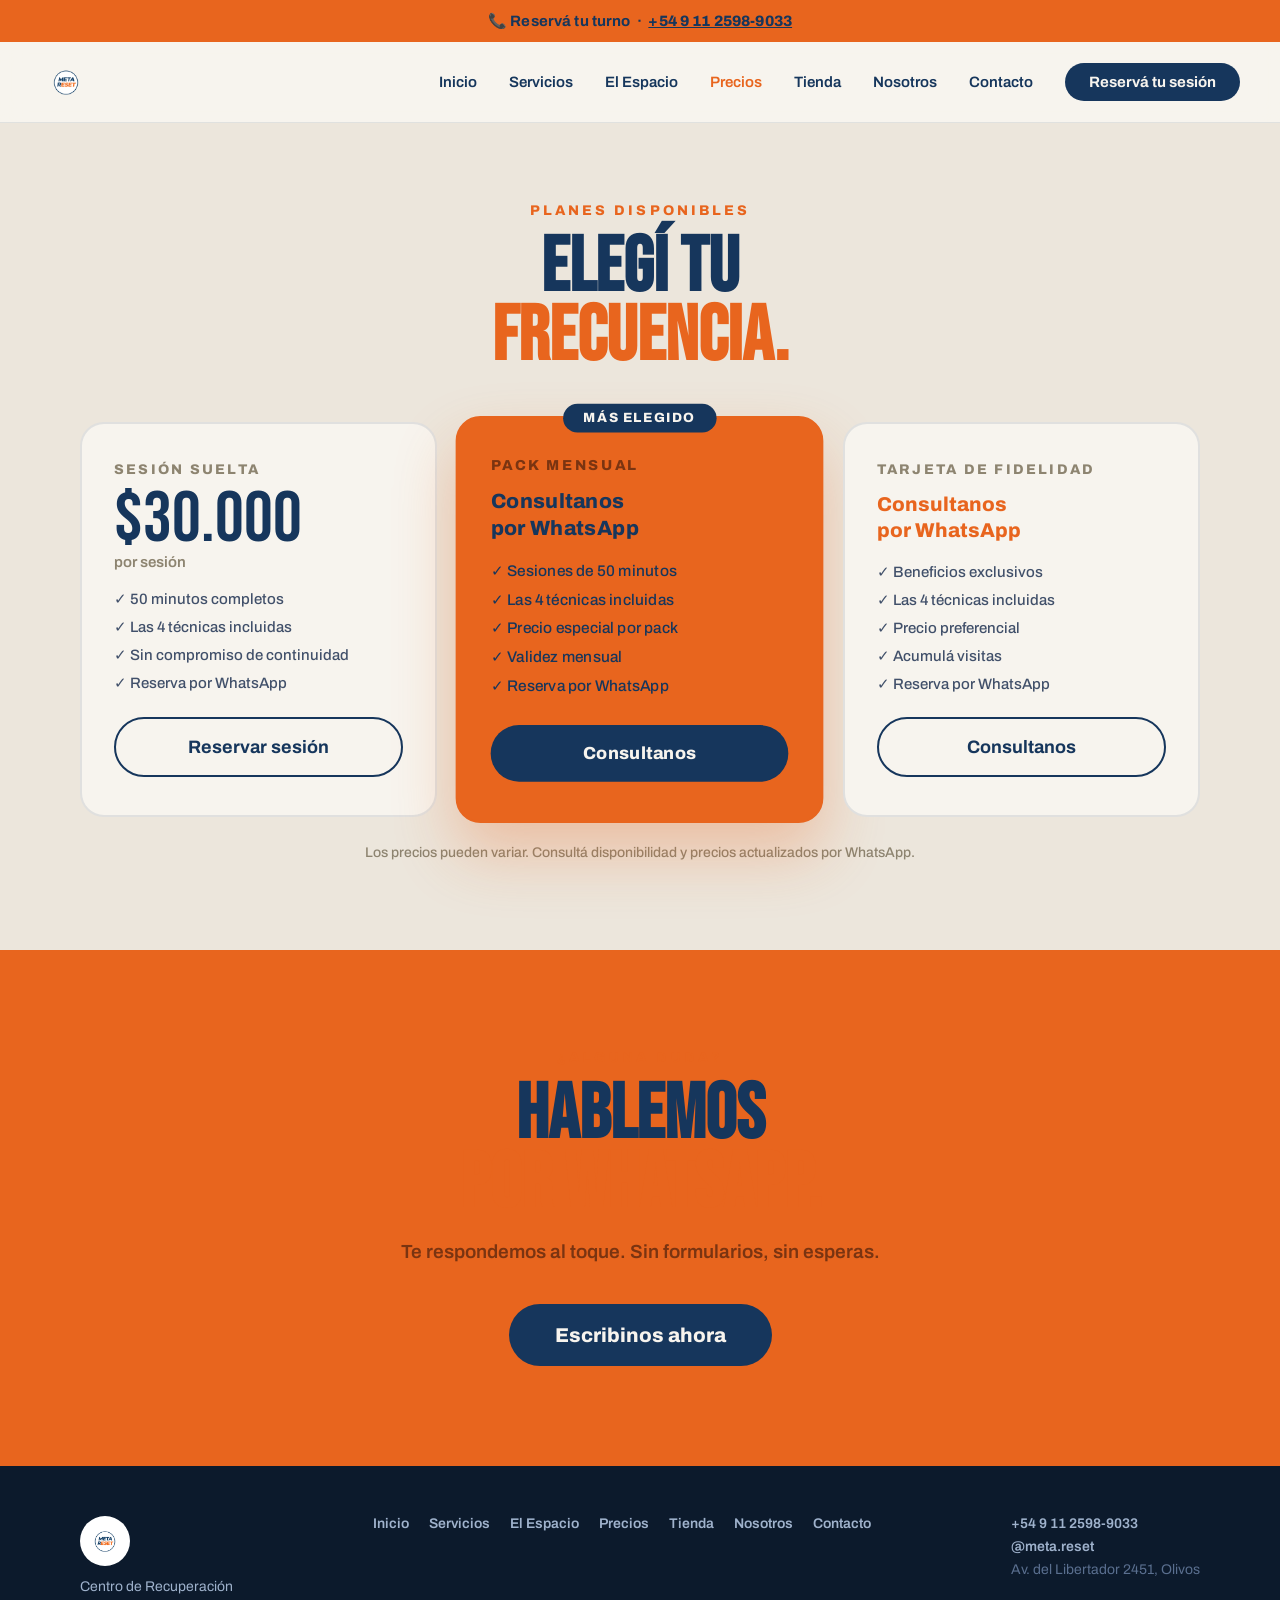
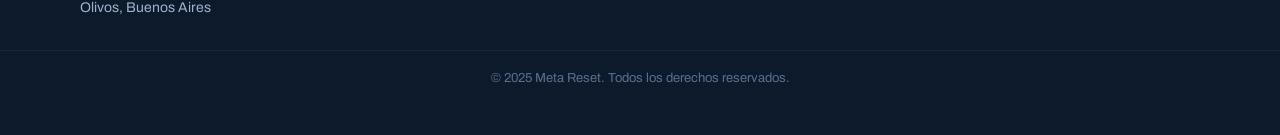
<file: precios.html>
<!DOCTYPE html>
<html lang="es">
<head>
  <meta charset="UTF-8">
  <meta name="viewport" content="width=device-width, initial-scale=1.0">
  <title>Precios — Meta Reset | Centro de Recuperación</title>
  <meta name="description" content="Conocé los planes y precios de Meta Reset. Sesiones individuales y packs mensuales para tu recuperación en Olivos, Buenos Aires.">
  <link rel="preconnect" href="https://fonts.googleapis.com">
  <link rel="preconnect" href="https://fonts.gstatic.com" crossorigin>
  <link href="https://fonts.googleapis.com/css2?family=Archivo:wght@400;500;600;700;800&family=Bebas+Neue&display=swap" rel="stylesheet">
  <link rel="stylesheet" href="style.css">
</head>
<body>

  <!-- BANNER -->
  <div class="banner">
    📞 Reservá tu turno&nbsp;&nbsp;·&nbsp;&nbsp;<a href="https://wa.me/5491125989033" target="_blank" rel="noopener">+54 9 11 2598-9033</a>
  </div>

  <!-- NAV -->
  <nav>
    <a href="index.html" class="nav-logo">
      <img src="assets/logo-real.png" alt="Meta Reset logo">
    </a>
    <button class="nav-toggle" id="navToggle" aria-label="Abrir menú">
      <span></span><span></span><span></span>
    </button>
    <div class="nav-links" id="navLinks">
      <a href="index.html">Inicio</a>
      <a href="servicios.html">Servicios</a>
      <a href="el-espacio.html">El Espacio</a>
      <a href="precios.html" class="active">Precios</a>
      <a href="tienda.html">Tienda</a>
      <a href="nosotros.html">Nosotros</a>
      <a href="contacto.html">Contacto</a>
      <a href="https://wa.me/5491125989033" target="_blank" rel="noopener" class="nav-cta">Reservá tu sesión</a>
    </div>
  </nav>

  <!-- PRICING -->
  <section class="pricing-section" style="padding-top:80px;">
    <div class="inner">
      <div class="text-center" style="margin-bottom:50px;">
        <p class="section-eyebrow">Planes disponibles</p>
        <h2 class="section-h2">ELEGÍ TU<br><span>FRECUENCIA.</span></h2>
      </div>
      <div class="pricing-grid">
        <div class="pricing-card">
          <div class="pricing-card-top">
            <p class="pricing-label">Sesión suelta</p>
            <p class="pricing-price">$<span>30.000</span></p>
            <p class="pricing-per">por sesión</p>
          </div>
          <ul class="pricing-features">
            <li>✓ 50 minutos completos</li>
            <li>✓ Las 4 técnicas incluidas</li>
            <li>✓ Sin compromiso de continuidad</li>
            <li>✓ Reserva por WhatsApp</li>
          </ul>
          <a href="https://wa.me/5491125989033" target="_blank" rel="noopener" class="btn-outline-dark" style="width:100%; text-align:center; display:block;">Reservar sesión</a>
        </div>
        <div class="pricing-card featured">
          <div class="pricing-badge-featured">Más elegido</div>
          <div class="pricing-card-top">
            <p class="pricing-label">Pack mensual</p>
            <p class="pricing-consult">Consultanos<br>por WhatsApp</p>
          </div>
          <ul class="pricing-features">
            <li>✓ Sesiones de 50 minutos</li>
            <li>✓ Las 4 técnicas incluidas</li>
            <li>✓ Precio especial por pack</li>
            <li>✓ Validez mensual</li>
            <li>✓ Reserva por WhatsApp</li>
          </ul>
          <a href="https://wa.me/5491125989033" target="_blank" rel="noopener" class="btn-dark-big" style="width:100%; text-align:center; display:block; padding:18px 24px; font-size:17px;">Consultanos</a>
        </div>
        <div class="pricing-card">
          <div class="pricing-card-top">
            <p class="pricing-label">Tarjeta de fidelidad</p>
            <p class="pricing-consult">Consultanos<br>por WhatsApp</p>
          </div>
          <ul class="pricing-features">
            <li>✓ Beneficios exclusivos</li>
            <li>✓ Las 4 técnicas incluidas</li>
            <li>✓ Precio preferencial</li>
            <li>✓ Acumulá visitas</li>
            <li>✓ Reserva por WhatsApp</li>
          </ul>
          <a href="https://wa.me/5491125989033" target="_blank" rel="noopener" class="btn-outline-dark" style="width:100%; text-align:center; display:block;">Consultanos</a>
        </div>
      </div>
      <p class="pricing-note">Los precios pueden variar. Consultá disponibilidad y precios actualizados por WhatsApp.</p>
    </div>
  </section>

  <!-- CTA -->
  <section class="cta-section">
    <div class="inner text-center">
      <p class="section-eyebrow">¿Alguna duda?</p>
      <h2 class="section-h2">HABLEMOS<br><span>POR WHATSAPP.</span></h2>
      <p class="cta-body">Te respondemos al toque. Sin formularios, sin esperas.</p>
      <a href="https://wa.me/5491125989033" target="_blank" rel="noopener" class="btn-dark-big" style="margin-top:36px;">Escribinos ahora</a>
    </div>
  </section>

  <!-- FOOTER -->
  <footer>
    <div class="inner footer-inner">
      <div class="footer-brand">
        <img src="assets/logo-real.png" alt="Meta Reset logo" loading="lazy">
        <p>Centro de Recuperación<br>Olivos, Buenos Aires</p>
      </div>
      <div class="footer-links">
        <a href="index.html">Inicio</a>
        <a href="servicios.html">Servicios</a>
        <a href="el-espacio.html">El Espacio</a>
        <a href="precios.html">Precios</a>
        <a href="tienda.html">Tienda</a>
        <a href="nosotros.html">Nosotros</a>
        <a href="contacto.html">Contacto</a>
      </div>
      <div class="footer-contact">
        <a href="https://wa.me/5491125989033" target="_blank" rel="noopener">+54 9 11 2598-9033</a>
        <a href="https://instagram.com/meta.reset" target="_blank" rel="noopener">@meta.reset</a>
        <span>Av. del Libertador 2451, Olivos</span>
      </div>
    </div>
    <div class="footer-copy">© 2025 Meta Reset. Todos los derechos reservados.</div>
  </footer>

  <script>
    const toggle = document.getElementById('navToggle');
    const links = document.getElementById('navLinks');
    toggle.addEventListener('click', () => {
      toggle.classList.toggle('open');
      links.classList.toggle('open');
    });
  </script>
</body>
</html>
</file>
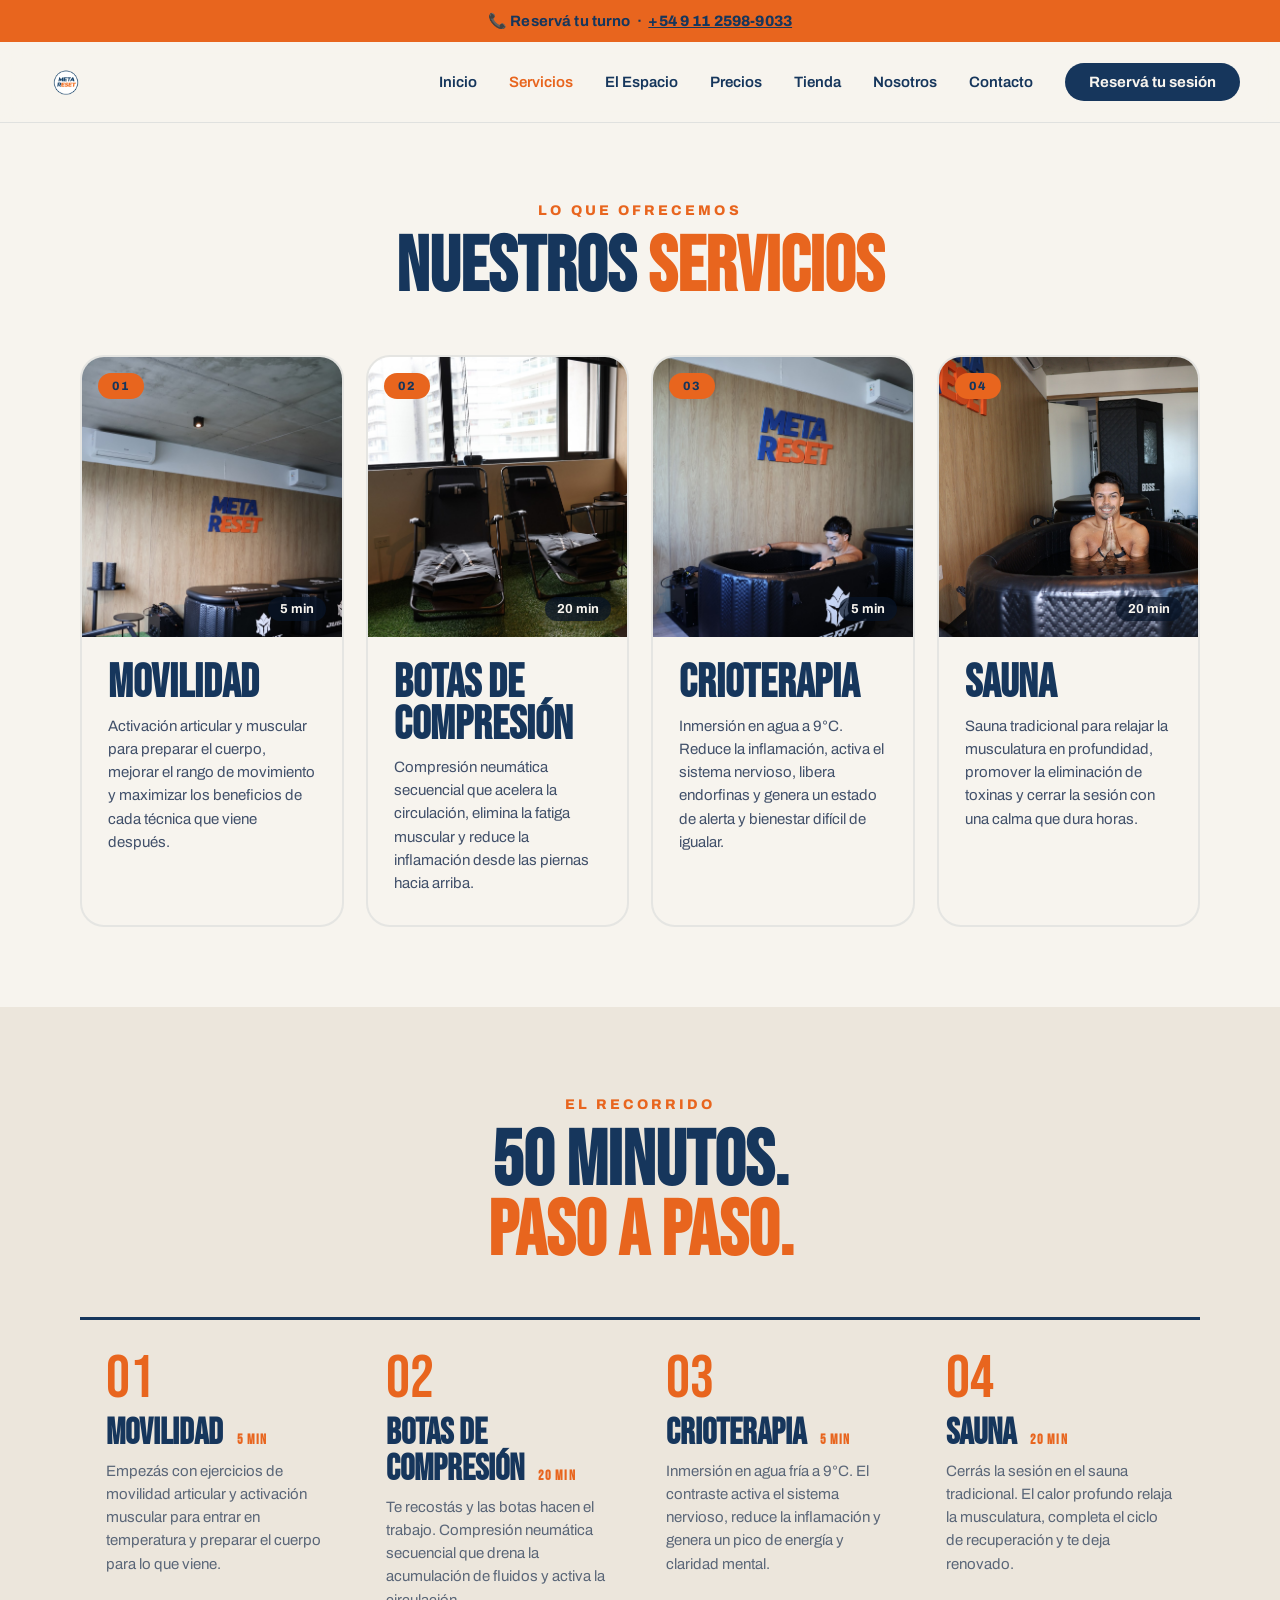
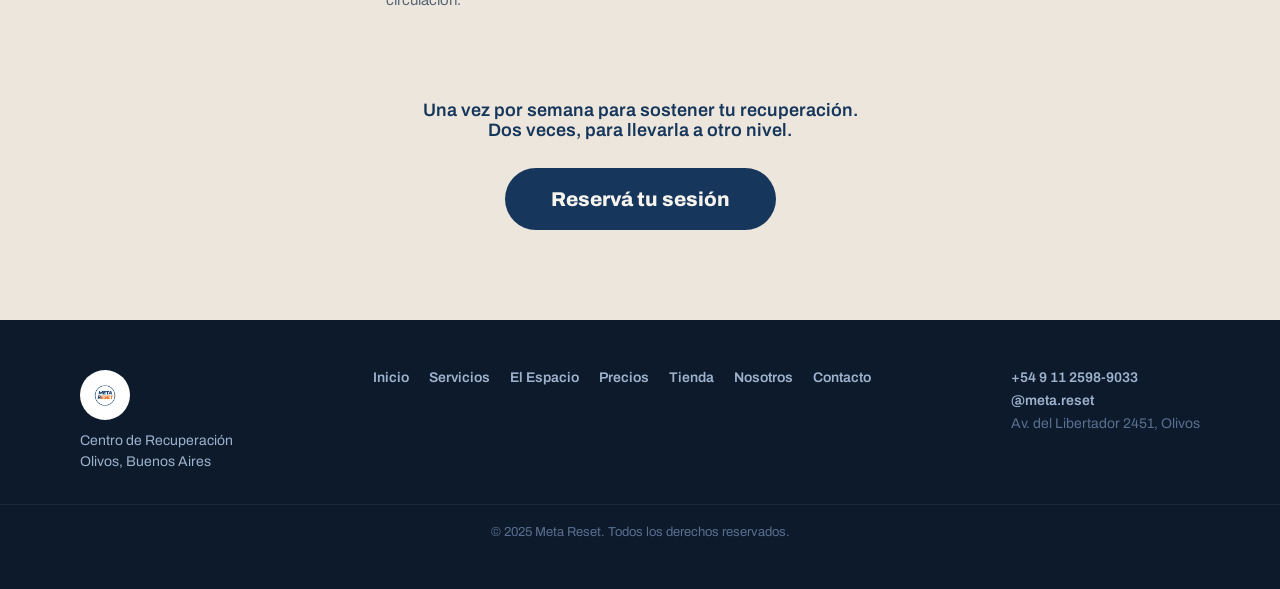
<file: servicios.html>
<!DOCTYPE html>
<html lang="es">
<head>
  <meta charset="UTF-8">
  <meta name="viewport" content="width=device-width, initial-scale=1.0">
  <title>Servicios — Meta Reset | Centro de Recuperación</title>
  <meta name="description" content="Conocé la sesión completa de Meta Reset: 50 minutos con movilidad, botas de compresión, crioterapia a 9°C y sauna tradicional.">
  <link rel="preconnect" href="https://fonts.googleapis.com">
  <link rel="preconnect" href="https://fonts.gstatic.com" crossorigin>
  <link href="https://fonts.googleapis.com/css2?family=Archivo:wght@400;500;600;700;800&family=Bebas+Neue&display=swap" rel="stylesheet">
  <link rel="stylesheet" href="style.css">
</head>
<body>

  <!-- BANNER -->
  <div class="banner">
    📞 Reservá tu turno&nbsp;&nbsp;·&nbsp;&nbsp;<a href="https://wa.me/5491125989033" target="_blank" rel="noopener">+54 9 11 2598-9033</a>
  </div>

  <!-- NAV -->
  <nav>
    <a href="index.html" class="nav-logo">
      <img src="assets/logo-real.png" alt="Meta Reset logo">
    </a>
    <button class="nav-toggle" id="navToggle" aria-label="Abrir menú">
      <span></span><span></span><span></span>
    </button>
    <div class="nav-links" id="navLinks">
      <a href="index.html">Inicio</a>
      <a href="servicios.html" class="active">Servicios</a>
      <a href="el-espacio.html">El Espacio</a>
      <a href="precios.html">Precios</a>
      <a href="tienda.html">Tienda</a>
      <a href="nosotros.html">Nosotros</a>
      <a href="contacto.html">Contacto</a>
      <a href="https://wa.me/5491125989033" target="_blank" rel="noopener" class="nav-cta">Reservá tu sesión</a>
    </div>
  </nav>

  <!-- SERVICIOS CARDS -->
  <section class="services-section" style="padding:80px 40px;">
    <div class="inner">
      <div class="text-center" style="margin-bottom:52px;">
        <p class="section-eyebrow">Lo que ofrecemos</p>
        <h1 style="font-family:'Bebas Neue',sans-serif; font-size:clamp(44px,6vw,86px); line-height:.9; color:#16365C;">NUESTROS <span style="color:#E8651E;">SERVICIOS</span></h1>
      </div>
      <div class="services-cards">
        <div class="service-card light">
          <div class="service-card-img-wrap">
            <img src="assets/espacio-overview.jpg" alt="Vista completa del espacio Meta Reset con logo en el piso" loading="lazy">
            <span class="card-badge">01</span>
            <span class="card-duration">5 min</span>
          </div>
          <div class="service-card-body">
            <h3>Movilidad</h3>
            <p>Activación articular y muscular para preparar el cuerpo, mejorar el rango de movimiento y maximizar los beneficios de cada técnica que viene después.</p>
          </div>
        </div>
        <div class="service-card light">
          <div class="service-card-img-wrap">
            <img src="assets/espacio-botas.jpg" alt="Sillones de botas de compresión neumática en Meta Reset" loading="lazy">
            <span class="card-badge">02</span>
            <span class="card-duration">20 min</span>
          </div>
          <div class="service-card-body">
            <h3>Botas de Compresión</h3>
            <p>Compresión neumática secuencial que acelera la circulación, elimina la fatiga muscular y reduce la inflamación desde las piernas hacia arriba.</p>
          </div>
        </div>
        <div class="service-card light">
          <div class="service-card-img-wrap">
            <img src="assets/crio-arriba.jpg" alt="Crioterapia — vista desde arriba de sesión en tina de agua fría a 9°C" loading="lazy">
            <span class="card-badge">03</span>
            <span class="card-duration">5 min</span>
          </div>
          <div class="service-card-body">
            <h3>Crioterapia</h3>
            <p>Inmersión en agua a 9°C. Reduce la inflamación, activa el sistema nervioso, libera endorfinas y genera un estado de alerta y bienestar difícil de igualar.</p>
          </div>
        </div>
        <div class="service-card light">
          <div class="service-card-img-wrap">
            <img src="assets/fundador.jpg" alt="Sesión de sauna en Meta Reset Olivos" loading="lazy">
            <span class="card-badge">04</span>
            <span class="card-duration">20 min</span>
          </div>
          <div class="service-card-body">
            <h3>Sauna</h3>
            <p>Sauna tradicional para relajar la musculatura en profundidad, promover la eliminación de toxinas y cerrar la sesión con una calma que dura horas.</p>
          </div>
        </div>
      </div>
    </div>
  </section>

  <!-- SESSION STEPS -->
  <section class="session-section">
    <div class="inner">
      <div class="text-center" style="margin-bottom:50px;">
        <p class="section-eyebrow">El recorrido</p>
        <h2 class="section-h2">50 MINUTOS.<br><span>PASO A PASO.</span></h2>
      </div>
      <div class="steps-list">
        <div class="step-item">
          <div class="step-num">01</div>
          <div class="step-body">
            <h4>Movilidad <span class="step-time">5 min</span></h4>
            <p>Empezás con ejercicios de movilidad articular y activación muscular para entrar en temperatura y preparar el cuerpo para lo que viene.</p>
          </div>
        </div>
        <div class="step-item">
          <div class="step-num">02</div>
          <div class="step-body">
            <h4>Botas de Compresión <span class="step-time">20 min</span></h4>
            <p>Te recostás y las botas hacen el trabajo. Compresión neumática secuencial que drena la acumulación de fluidos y activa la circulación.</p>
          </div>
        </div>
        <div class="step-item">
          <div class="step-num">03</div>
          <div class="step-body">
            <h4>Crioterapia <span class="step-time">5 min</span></h4>
            <p>Inmersión en agua fría a 9°C. El contraste activa el sistema nervioso, reduce la inflamación y genera un pico de energía y claridad mental.</p>
          </div>
        </div>
        <div class="step-item">
          <div class="step-num">04</div>
          <div class="step-body">
            <h4>Sauna <span class="step-time">20 min</span></h4>
            <p>Cerrás la sesión en el sauna tradicional. El calor profundo relaja la musculatura, completa el ciclo de recuperación y te deja renovado.</p>
          </div>
        </div>
      </div>
      <div class="text-center" style="margin-top:56px;">
        <p style="font-size:18px; font-weight:600; color:#16365C; margin-bottom:28px;">
          Una vez por semana para sostener tu recuperación.<br>Dos veces, para llevarla a otro nivel.
        </p>
        <a href="https://wa.me/5491125989033" target="_blank" rel="noopener" class="btn-dark-big">Reservá tu sesión</a>
      </div>
    </div>
  </section>

  <!-- FOOTER -->
  <footer>
    <div class="inner footer-inner">
      <div class="footer-brand">
        <img src="assets/logo-real.png" alt="Meta Reset logo" loading="lazy">
        <p>Centro de Recuperación<br>Olivos, Buenos Aires</p>
      </div>
      <div class="footer-links">
        <a href="index.html">Inicio</a>
        <a href="servicios.html">Servicios</a>
        <a href="el-espacio.html">El Espacio</a>
        <a href="precios.html">Precios</a>
        <a href="tienda.html">Tienda</a>
        <a href="nosotros.html">Nosotros</a>
        <a href="contacto.html">Contacto</a>
      </div>
      <div class="footer-contact">
        <a href="https://wa.me/5491125989033" target="_blank" rel="noopener">+54 9 11 2598-9033</a>
        <a href="https://instagram.com/meta.reset" target="_blank" rel="noopener">@meta.reset</a>
        <span>Av. del Libertador 2451, Olivos</span>
      </div>
    </div>
    <div class="footer-copy">© 2025 Meta Reset. Todos los derechos reservados.</div>
  </footer>

  <script>
    const toggle = document.getElementById('navToggle');
    const links = document.getElementById('navLinks');
    toggle.addEventListener('click', () => {
      toggle.classList.toggle('open');
      links.classList.toggle('open');
    });
  </script>
</body>
</html>
</file>
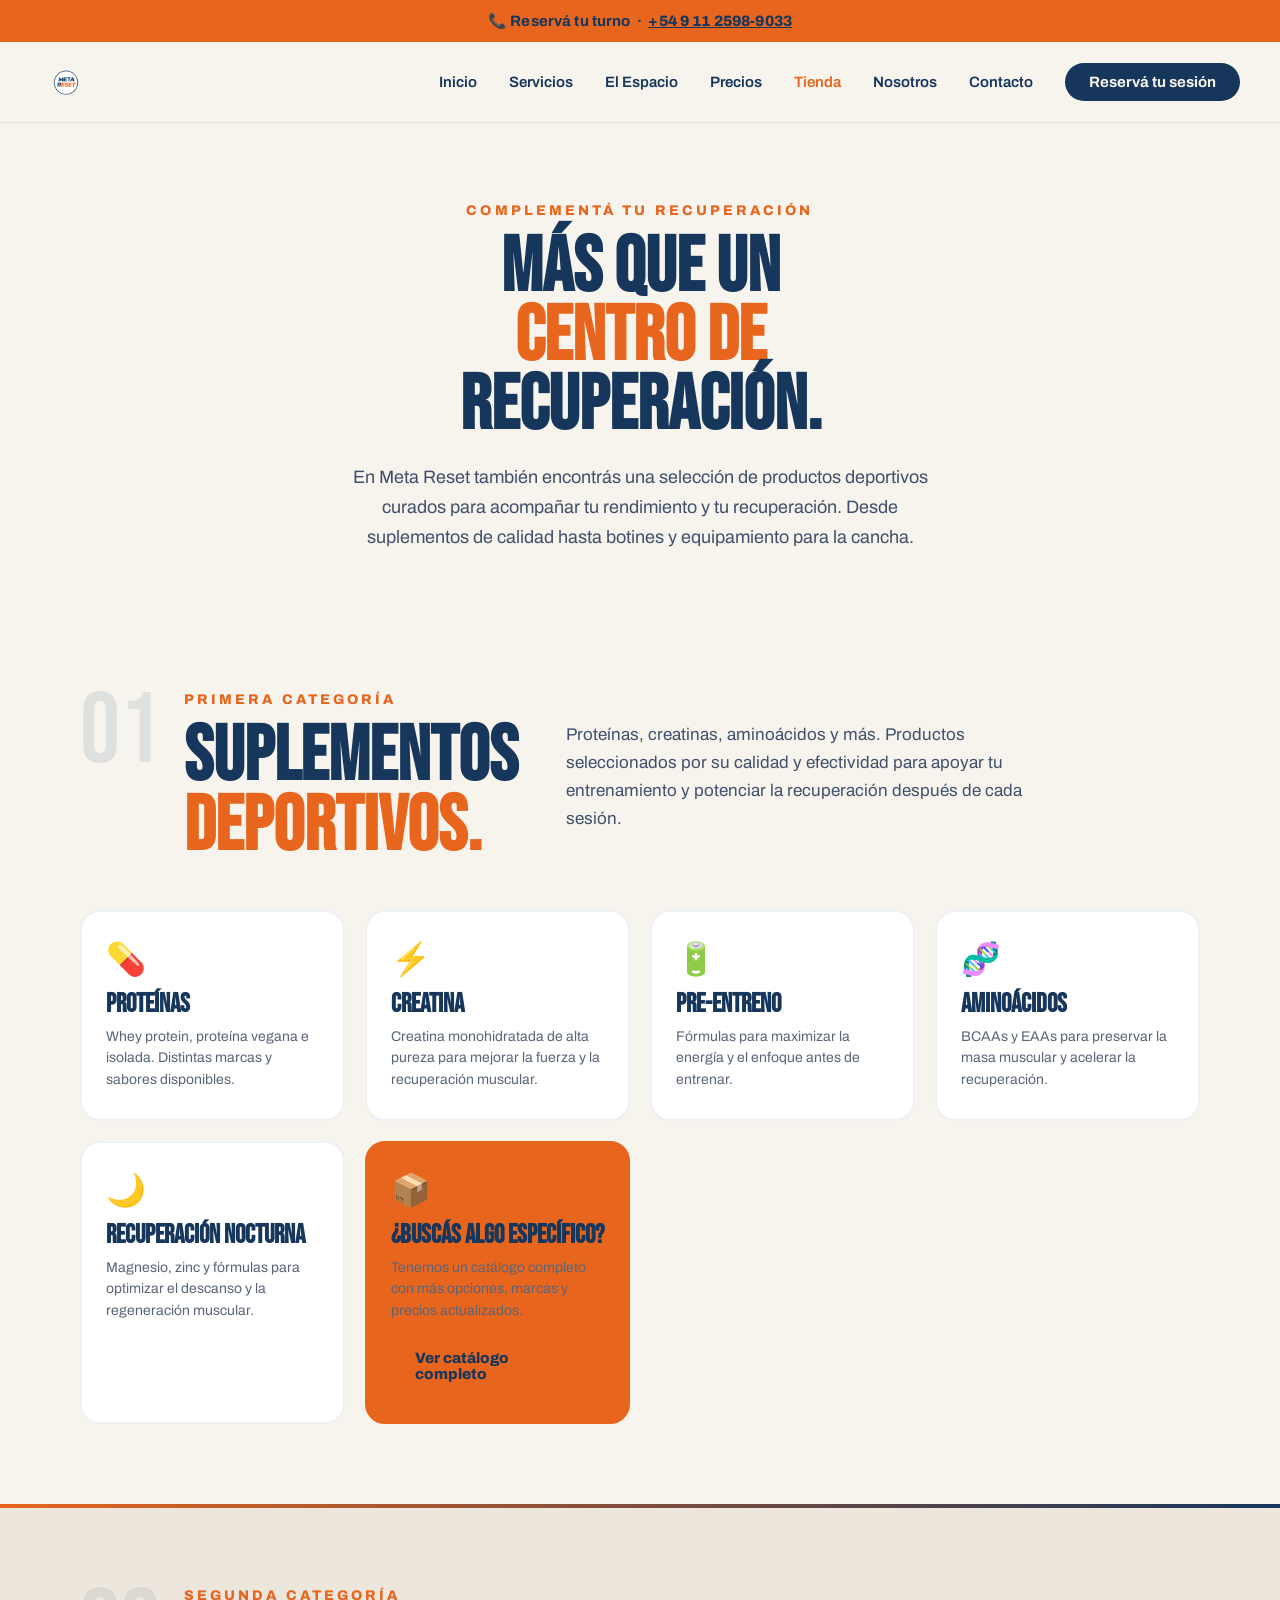
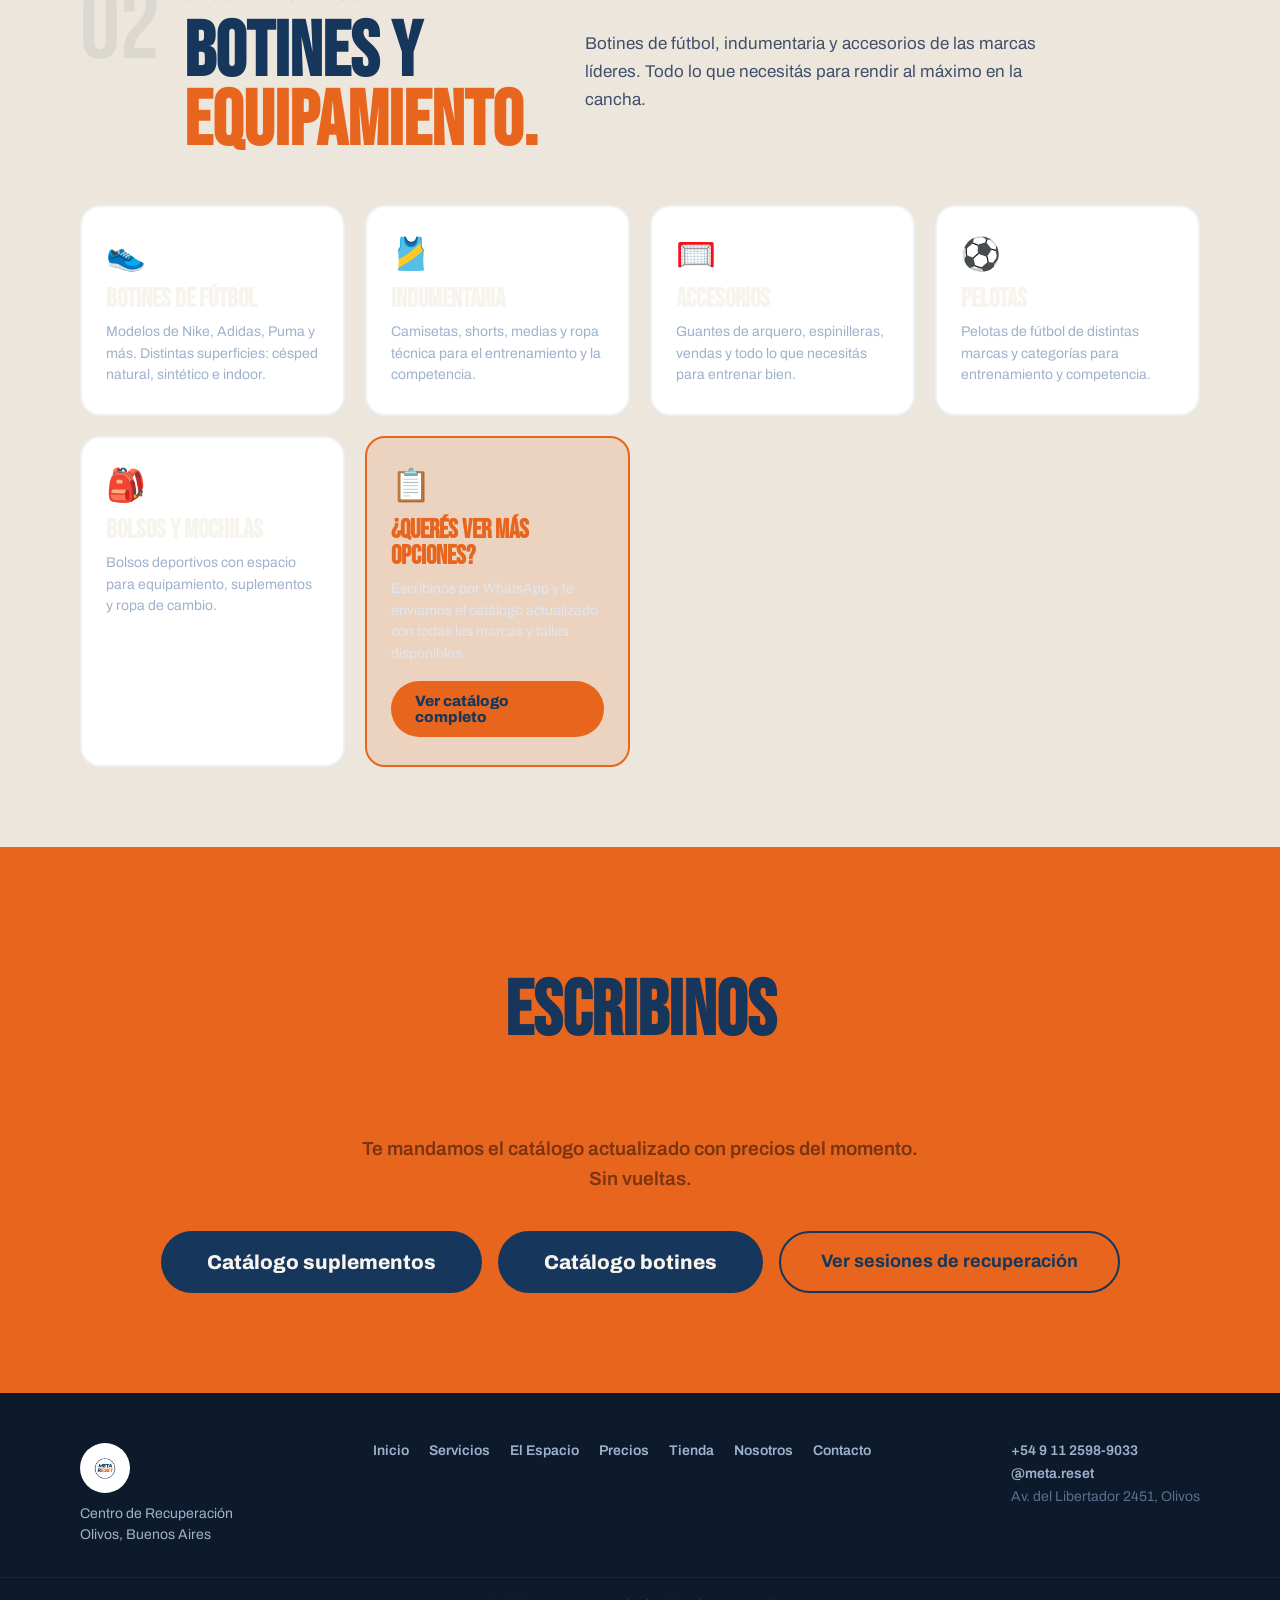
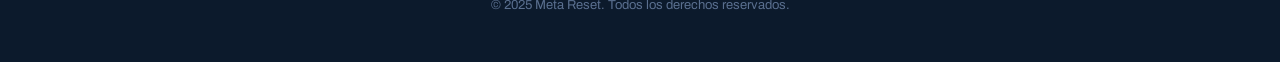
<file: tienda.html>
<!DOCTYPE html>
<html lang="es">
<head>
  <meta charset="UTF-8">
  <meta name="viewport" content="width=device-width, initial-scale=1.0">
  <title>Tienda — Meta Reset | Suplementos y Equipamiento Deportivo</title>
  <meta name="description" content="Suplementos deportivos y botines de fútbol seleccionados por Meta Reset. Consultá el catálogo actualizado por WhatsApp.">
  <link rel="preconnect" href="https://fonts.googleapis.com">
  <link rel="preconnect" href="https://fonts.gstatic.com" crossorigin>
  <link href="https://fonts.googleapis.com/css2?family=Archivo:wght@400;500;600;700;800&family=Bebas+Neue&display=swap" rel="stylesheet">
  <link rel="stylesheet" href="style.css">
</head>
<body>

  <!-- BANNER -->
  <div class="banner">
    📞 Reservá tu turno&nbsp;&nbsp;·&nbsp;&nbsp;<a href="https://wa.me/5491125989033" target="_blank" rel="noopener">+54 9 11 2598-9033</a>
  </div>

  <!-- NAV -->
  <nav>
    <a href="index.html" class="nav-logo">
      <img src="assets/logo-real.png" alt="Meta Reset logo">
    </a>
    <button class="nav-toggle" id="navToggle" aria-label="Abrir menú">
      <span></span><span></span><span></span>
    </button>
    <div class="nav-links" id="navLinks">
      <a href="index.html">Inicio</a>
      <a href="servicios.html">Servicios</a>
      <a href="el-espacio.html">El Espacio</a>
      <a href="precios.html">Precios</a>
      <a href="tienda.html" class="active">Tienda</a>
      <a href="nosotros.html">Nosotros</a>
      <a href="contacto.html">Contacto</a>
      <a href="https://wa.me/5491125989033" target="_blank" rel="noopener" class="nav-cta">Reservá tu sesión</a>
    </div>
  </nav>

  <!-- INTRO TIENDA -->
  <section class="store-intro-section" style="padding-top:80px;">
    <div class="inner text-center">
      <p class="section-eyebrow">Complementá tu recuperación</p>
      <h2 class="section-h2">MÁS QUE UN<br><span>CENTRO DE</span><br>RECUPERACIÓN.</h2>
      <p class="store-intro-body">En Meta Reset también encontrás una selección de productos deportivos curados para acompañar tu rendimiento y tu recuperación. Desde suplementos de calidad hasta botines y equipamiento para la cancha.</p>
    </div>
  </section>

  <!-- CATEGORÍA 1: SUPLEMENTOS -->
  <section class="store-category-section">
    <div class="inner">
      <div class="store-category-header">
        <div class="store-category-label">
          <span class="category-num">01</span>
          <div>
            <p class="section-eyebrow">Primera categoría</p>
            <h2 class="section-h2">SUPLEMENTOS<br><span>DEPORTIVOS.</span></h2>
          </div>
        </div>
        <p class="store-category-desc">Proteínas, creatinas, aminoácidos y más. Productos seleccionados por su calidad y efectividad para apoyar tu entrenamiento y potenciar la recuperación después de cada sesión.</p>
      </div>
      <div class="store-products-grid">
        <div class="store-product-card">
          <div class="store-product-icon">💊</div>
          <h4>Proteínas</h4>
          <p>Whey protein, proteína vegana e isolada. Distintas marcas y sabores disponibles.</p>
        </div>
        <div class="store-product-card">
          <div class="store-product-icon">⚡</div>
          <h4>Creatina</h4>
          <p>Creatina monohidratada de alta pureza para mejorar la fuerza y la recuperación muscular.</p>
        </div>
        <div class="store-product-card">
          <div class="store-product-icon">🔋</div>
          <h4>Pre-entreno</h4>
          <p>Fórmulas para maximizar la energía y el enfoque antes de entrenar.</p>
        </div>
        <div class="store-product-card">
          <div class="store-product-icon">🧬</div>
          <h4>Aminoácidos</h4>
          <p>BCAAs y EAAs para preservar la masa muscular y acelerar la recuperación.</p>
        </div>
        <div class="store-product-card">
          <div class="store-product-icon">🌙</div>
          <h4>Recuperación nocturna</h4>
          <p>Magnesio, zinc y fórmulas para optimizar el descanso y la regeneración muscular.</p>
        </div>
        <div class="store-product-card store-product-card--cta">
          <div class="store-product-icon">📦</div>
          <h4>¿Buscás algo específico?</h4>
          <p>Tenemos un catálogo completo con más opciones, marcas y precios actualizados.</p>
          <a href="assets/catalogo-suplementos.pdf" target="_blank" rel="noopener" class="btn-primary" style="font-size:15px; padding:12px 24px; margin-top:16px; display:inline-block;">Ver catálogo completo</a>
        </div>
      </div>
    </div>
  </section>

  <!-- DIVISOR -->
  <div class="store-divider"></div>

  <!-- CATEGORÍA 2: BOTINES Y EQUIPAMIENTO -->
  <section class="store-category-section store-category-section--dark">
    <div class="inner">
      <div class="store-category-header store-category-header--light">
        <div class="store-category-label">
          <span class="category-num category-num--light">02</span>
          <div>
            <p class="section-eyebrow">Segunda categoría</p>
            <h2 class="section-h2">BOTINES Y<br><span>EQUIPAMIENTO.</span></h2>
          </div>
        </div>
        <p class="store-category-desc store-category-desc--light">Botines de fútbol, indumentaria y accesorios de las marcas líderes. Todo lo que necesitás para rendir al máximo en la cancha.</p>
      </div>
      <div class="store-products-grid store-products-grid--dark">
        <div class="store-product-card store-product-card--dark">
          <div class="store-product-icon">👟</div>
          <h4>Botines de fútbol</h4>
          <p>Modelos de Nike, Adidas, Puma y más. Distintas superficies: césped natural, sintético e indoor.</p>
        </div>
        <div class="store-product-card store-product-card--dark">
          <div class="store-product-icon">🎽</div>
          <h4>Indumentaria</h4>
          <p>Camisetas, shorts, medias y ropa técnica para el entrenamiento y la competencia.</p>
        </div>
        <div class="store-product-card store-product-card--dark">
          <div class="store-product-icon">🥅</div>
          <h4>Accesorios</h4>
          <p>Guantes de arquero, espinilleras, vendas y todo lo que necesitás para entrenar bien.</p>
        </div>
        <div class="store-product-card store-product-card--dark">
          <div class="store-product-icon">⚽</div>
          <h4>Pelotas</h4>
          <p>Pelotas de fútbol de distintas marcas y categorías para entrenamiento y competencia.</p>
        </div>
        <div class="store-product-card store-product-card--dark">
          <div class="store-product-icon">🎒</div>
          <h4>Bolsos y mochilas</h4>
          <p>Bolsos deportivos con espacio para equipamiento, suplementos y ropa de cambio.</p>
        </div>
        <div class="store-product-card store-product-card--dark store-product-card--cta-dark">
          <div class="store-product-icon">📋</div>
          <h4>¿Querés ver más opciones?</h4>
          <p>Escribinos por WhatsApp y te enviamos el catálogo actualizado con todas las marcas y tallas disponibles.</p>
          <a href="assets/catalogo-botines.pdf" target="_blank" rel="noopener" class="btn-primary" style="font-size:15px; padding:12px 24px; margin-top:16px; display:inline-block;">Ver catálogo completo</a>
        </div>
      </div>
    </div>
  </section>

  <!-- CTA TIENDA -->
  <section class="cta-section">
    <div class="inner text-center">
      <p class="section-eyebrow">¿Necesitás algo puntual?</p>
      <h2 class="section-h2">ESCRIBINOS<br><span>POR WHATSAPP.</span></h2>
      <p class="cta-body">Te mandamos el catálogo actualizado con precios del momento.<br>Sin vueltas.</p>
      <div style="display:flex; flex-wrap:wrap; gap:16px; justify-content:center; margin-top:36px;">
        <a href="assets/catalogo-suplementos.pdf" target="_blank" rel="noopener" class="btn-dark-big">Catálogo suplementos</a>
        <a href="assets/catalogo-botines.pdf" target="_blank" rel="noopener" class="btn-dark-big">Catálogo botines</a>
        <a href="servicios.html" class="btn-outline-dark">Ver sesiones de recuperación</a>
      </div>
    </div>
  </section>

  <!-- FOOTER -->
  <footer>
    <div class="inner footer-inner">
      <div class="footer-brand">
        <img src="assets/logo-real.png" alt="Meta Reset logo" loading="lazy">
        <p>Centro de Recuperación<br>Olivos, Buenos Aires</p>
      </div>
      <div class="footer-links">
        <a href="index.html">Inicio</a>
        <a href="servicios.html">Servicios</a>
        <a href="el-espacio.html">El Espacio</a>
        <a href="precios.html">Precios</a>
        <a href="tienda.html">Tienda</a>
        <a href="nosotros.html">Nosotros</a>
        <a href="contacto.html">Contacto</a>
      </div>
      <div class="footer-contact">
        <a href="https://wa.me/5491125989033" target="_blank" rel="noopener">+54 9 11 2598-9033</a>
        <a href="https://instagram.com/meta.reset" target="_blank" rel="noopener">@meta.reset</a>
        <span>Av. del Libertador 2451, Olivos</span>
      </div>
    </div>
    <div class="footer-copy">© 2025 Meta Reset. Todos los derechos reservados.</div>
  </footer>

  <script>
    const toggle = document.getElementById('navToggle');
    const links = document.getElementById('navLinks');
    toggle.addEventListener('click', () => {
      toggle.classList.toggle('open');
      links.classList.toggle('open');
    });
  </script>
</body>
</html>
</file>
<file: style.css>
/* ================================================================
   META RESET — Estilos compartidos
   ================================================================ */

*, *::before, *::after { box-sizing: border-box; margin: 0; padding: 0; }
html { scroll-behavior: smooth; }
body {
  font-family: 'Archivo', sans-serif;
  background: #F7F4EE;
  color: #16365C;
  -webkit-font-smoothing: antialiased;
}
a { text-decoration: none; color: inherit; }
::selection { background: #E8651E; color: #fff; }
img { display: block; max-width: 100%; }

@keyframes mr-marquee { from { transform: translateX(0) } to { transform: translateX(-50%) } }

/* ── BANNER ── */
.banner { background: #E8651E; color: #16365C; text-align: center; padding: 12px 20px; font-weight: 700; font-size: 15px; letter-spacing: .01em; }
.banner a { text-decoration: underline; font-weight: 800; }
.banner a:hover { opacity: .8; }

/* ── NAV ── */
nav {
  position: sticky; top: 0; z-index: 50;
  display: flex; align-items: center; justify-content: space-between;
  padding: 14px 40px;
  background: rgba(247,244,238,.95);
  backdrop-filter: blur(12px); -webkit-backdrop-filter: blur(12px);
  border-bottom: 1px solid rgba(22,54,92,.1);
}
.nav-logo { display: flex; align-items: center; gap: 10px; }
.nav-logo img { height: 52px; width: 52px; object-fit: contain; }
.nav-links { display: flex; align-items: center; gap: 32px; font-weight: 600; font-size: 15px; }
.nav-links a { color: #16365C; transition: color .2s; }
.nav-links a:hover { color: #E8651E; }
.nav-links a.active { color: #E8651E; }
.nav-cta {
  background: #16365C; color: #F7F4EE !important;
  padding: 11px 24px; border-radius: 999px; font-weight: 700;
  transition: background .2s, color .2s !important;
}
.nav-cta:hover { background: #E8651E !important; color: #16365C !important; }
.nav-cta.active { color: #F7F4EE !important; }

/* Hamburger mobile */
.nav-toggle { display: none; flex-direction: column; gap: 5px; cursor: pointer; padding: 4px; background: none; border: none; }
.nav-toggle span { display: block; width: 24px; height: 2px; background: #16365C; transition: all .3s; border-radius: 2px; }
.nav-toggle.open span:nth-child(1) { transform: translateY(7px) rotate(45deg); }
.nav-toggle.open span:nth-child(2) { opacity: 0; }
.nav-toggle.open span:nth-child(3) { transform: translateY(-7px) rotate(-45deg); }

/* ── BOTONES ── */
.btn-primary { display: inline-block; background: #E8651E; color: #16365C; padding: 18px 40px; border-radius: 999px; font-weight: 800; font-size: 19px; transition: background .2s; }
.btn-primary:hover { background: #d45a18; }
.btn-ghost { display: inline-block; background: rgba(247,244,238,.12); border: 2px solid rgba(247,244,238,.5); color: #F7F4EE; padding: 16px 36px; border-radius: 999px; font-weight: 700; font-size: 19px; transition: background .2s; }
.btn-ghost:hover { background: rgba(247,244,238,.22); }
.btn-dark-big { display: inline-block; background: #16365C; color: #F7F4EE; padding: 20px 46px; border-radius: 999px; font-weight: 800; font-size: 20px; transition: background .2s; }
.btn-dark-big:hover { background: #0c1a2c; }
.btn-outline-dark { display: inline-block; border: 2px solid #16365C; color: #16365C; padding: 18px 40px; border-radius: 999px; font-weight: 700; font-size: 18px; transition: background .2s, color .2s; }
.btn-outline-dark:hover { background: #16365C; color: #F7F4EE; }

/* ── MARQUEE ── */
.marquee-wrap { background: #16365C; overflow: hidden; padding: 18px 0; }
.marquee-track { display: flex; white-space: nowrap; animation: mr-marquee 24s linear infinite; width: max-content; }
.marquee-track span { font-family: 'Bebas Neue', sans-serif; font-size: 34px; letter-spacing: .1em; color: #F7F4EE; }
.marquee-dot { color: #E8651E; }

/* ── HELPERS ── */
.section-eyebrow { font-weight: 800; font-size: 14px; letter-spacing: .22em; text-transform: uppercase; color: #E8651E; margin-bottom: 16px; }
.section-h2 { font-family: 'Bebas Neue', sans-serif; font-size: clamp(44px, 6vw, 86px); line-height: .9; color: #16365C; }
.section-h2 span { color: #E8651E; }
.section-h2-light { font-family: 'Bebas Neue', sans-serif; font-size: clamp(44px, 6vw, 86px); line-height: .9; color: #F7F4EE; }
.section-h2-light span { color: #E8651E; }
.inner { max-width: 1200px; margin: 0 auto; padding: 0 40px; }
.text-center { text-align: center; }

/* ── PAGE HERO (páginas internas) ── */
.page-hero {
  background: #16365C;
  padding: 80px 40px 70px;
  text-align: center;
}
.page-hero .section-eyebrow { margin-bottom: 14px; }
.page-hero h1 {
  font-family: 'Bebas Neue', sans-serif;
  font-size: clamp(52px, 8vw, 110px);
  line-height: .88;
  color: #F7F4EE;
}
.page-hero h1 span { color: #E8651E; }
.page-hero p {
  font-size: clamp(17px, 2vw, 21px);
  color: #9fb2cc;
  font-weight: 500;
  max-width: 600px;
  margin: 20px auto 0;
  line-height: 1.5;
}

/* ── HERO (home) ── */
.hero { position: relative; min-height: 88vh; display: flex; align-items: flex-end; overflow: hidden; }
.hero-img-wrap { position: absolute; inset: 0; }
.hero-img { width: 100%; height: 100%; object-fit: cover; object-position: center 45%; }
.hero-overlay { position: absolute; inset: 0; background: linear-gradient(180deg, rgba(8,20,40,.35) 0%, rgba(8,20,40,.1) 35%, rgba(8,20,40,.88) 100%); }
.hero-content { position: relative; z-index: 2; padding: 0 40px 90px; max-width: 1200px; margin: 0 auto; width: 100%; }
.hero-h1 { font-family: 'Bebas Neue', sans-serif; font-size: clamp(64px, 9vw, 150px); line-height: .86; color: #F7F4EE; font-weight: 400; letter-spacing: .01em; }
.hero-h1 span { color: #E8651E; }
.hero-sub { font-size: clamp(17px, 2vw, 22px); color: #dfe6f0; font-weight: 500; max-width: 600px; margin-top: 24px; line-height: 1.5; }
.hero-btns { display: flex; flex-wrap: wrap; gap: 16px; margin-top: 36px; }

/* ── INTRO + STATS ── */
.intro-section { padding: 100px 0 80px; }
.intro-grid { display: grid; grid-template-columns: repeat(auto-fit, minmax(300px, 1fr)); gap: 60px; align-items: center; }
.intro-body { font-size: 18px; line-height: 1.65; color: #41506a; margin-top: 22px; max-width: 520px; }
.stats-grid { display: grid; grid-template-columns: 1fr 1fr; gap: 18px; }
.stat-card { border-radius: 20px; padding: 30px 24px; display: flex; flex-direction: column; }
.stat-card:nth-child(odd) { background: #16365C; color: #F7F4EE; }
.stat-card:nth-child(odd) .stat-num { color: #E8651E; }
.stat-card:nth-child(odd) .stat-label { color: #9fb2cc; }
.stat-card:nth-child(even) { background: #F7F4EE; border: 2px solid rgba(22,54,92,.12); }
.stat-card:nth-child(even) .stat-num { color: #16365C; }
.stat-card:nth-child(even) .stat-label { color: #8d8470; }
.stat-num { font-family: 'Bebas Neue', sans-serif; font-size: 72px; line-height: .85; }
.stat-label { font-weight: 600; font-size: 15px; margin-top: 8px; }

/* ── SERVICIOS ── */
.services-section { padding: 90px 0; }
.services-section.dark-bg { background: #16365C; }
.services-cards { display: grid; grid-template-columns: repeat(auto-fit, minmax(260px, 1fr)); gap: 22px; }
.service-card { background: #0c1a2c; border-radius: 24px; overflow: hidden; transition: transform .3s; }
.service-card.light { background: #F7F4EE; border: 2px solid rgba(22,54,92,.08); }
.service-card:hover { transform: translateY(-6px); }
.service-card-img-wrap { height: 280px; position: relative; overflow: hidden; }
.service-card-img-wrap img { width: 100%; height: 100%; object-fit: cover; object-position: center 25%; }
.card-badge { position: absolute; top: 16px; left: 16px; background: #E8651E; color: #16365C; font-weight: 800; font-size: 12px; letter-spacing: .1em; padding: 6px 14px; border-radius: 999px; text-transform: uppercase; }
.card-duration { position: absolute; bottom: 16px; right: 16px; background: rgba(8,20,40,.7); color: #F7F4EE; font-weight: 700; font-size: 13px; padding: 5px 12px; border-radius: 999px; }
.service-card-body { padding: 26px 26px 30px; }
.service-card-body h3 { font-family: 'Bebas Neue', sans-serif; font-size: 46px; color: #F7F4EE; line-height: .9; }
.service-card.light .service-card-body h3 { color: #16365C; }
.service-card-body p { font-size: 15px; line-height: 1.55; color: #9fb2cc; margin-top: 10px; }
.service-card.light .service-card-body p { color: #41506a; }

/* ── PASOS DE LA SESIÓN ── */
.session-section { padding: 90px 0; background: #ECE6DC; }
.steps-list { display: grid; grid-template-columns: repeat(auto-fit, minmax(220px, 1fr)); gap: 0; }
.step-item { padding: 32px 26px; border-top: 3px solid #16365C; }
.step-num { font-family: 'Bebas Neue', sans-serif; font-size: 60px; color: #E8651E; line-height: .9; }
.step-body h4 { font-family: 'Bebas Neue', sans-serif; font-size: 36px; color: #16365C; margin-top: 10px; line-height: 1; }
.step-time { font-weight: 700; font-size: 14px; color: #E8651E; letter-spacing: .08em; margin-left: 8px; }
.step-body p { font-size: 15px; line-height: 1.55; color: #5a6678; margin-top: 8px; }

/* ── PRECIOS ── */
.pricing-section { padding: 90px 0; background: #ECE6DC; }
.pricing-grid { display: grid; grid-template-columns: repeat(auto-fit, minmax(280px, 1fr)); gap: 24px; align-items: stretch; }
.pricing-card { border-radius: 24px; padding: 38px 32px; display: flex; flex-direction: column; background: #F7F4EE; border: 2px solid rgba(22,54,92,.1); position: relative; }
.pricing-card.featured { background: #E8651E; border-color: #E8651E; transform: scale(1.03); box-shadow: 0 30px 60px rgba(232,101,30,.3); }
.pricing-badge-featured { position: absolute; top: -14px; left: 50%; transform: translateX(-50%); background: #16365C; color: #F7F4EE; font-weight: 800; font-size: 13px; letter-spacing: .1em; padding: 7px 20px; border-radius: 999px; text-transform: uppercase; white-space: nowrap; }
.pricing-card-top { margin-bottom: 20px; }
.pricing-label { font-weight: 800; font-size: 14px; letter-spacing: .16em; text-transform: uppercase; color: #8d8470; }
.pricing-card.featured .pricing-label { color: #7a3411; }
.pricing-price { font-family: 'Bebas Neue', sans-serif; font-size: 72px; line-height: .85; margin-top: 12px; color: #16365C; }
.pricing-card.featured .pricing-price { color: #16365C; }
.pricing-per { font-weight: 600; font-size: 15px; color: #8d8470; margin-top: 4px; }
.pricing-card.featured .pricing-per { color: #7a3411; }
.pricing-features { list-style: none; display: flex; flex-direction: column; gap: 10px; font-size: 15px; font-weight: 500; color: #41506a; flex: 1; margin-bottom: 24px; }
.pricing-card.featured .pricing-features { color: #16365C; }
.pricing-note { text-align: center; font-size: 14px; color: #8d8470; margin-top: 28px; font-weight: 500; }
.pricing-consult { font-size: 20px; font-weight: 800; color: #E8651E; margin-top: 14px; line-height: 1.3; }
.pricing-card.featured .pricing-consult { color: #16365C; }

/* ── GALERÍA ── */
.gallery-section { padding: 90px 0; }
.gallery-grid { display: grid; grid-template-columns: repeat(4, 1fr); gap: 14px; }
.gallery-item img { width: 100%; aspect-ratio: 3/4; object-fit: cover; border-radius: 16px; }
.gallery-item.gallery-main img { aspect-ratio: 3/5; }

/* ── COMUNIDAD ── */
.comunidad-section { padding: 80px 0; background: #F7F4EE; }
.comunidad-grid { display: grid; grid-template-columns: repeat(auto-fit, minmax(300px, 1fr)); gap: 60px; align-items: center; }
.comunidad-img img { width: 100%; aspect-ratio: 4/3; object-fit: cover; border-radius: 24px; }
.comunidad-text { color: #16365C; }
.comunidad-text p { font-size: 17px; line-height: 1.65; color: #41506a; margin-top: 20px; }

/* ── ABOUT ── */
.about-section { padding: 90px 0; }
.about-grid { display: grid; grid-template-columns: repeat(auto-fit, minmax(300px, 1fr)); gap: 60px; align-items: center; }
.about-body { font-size: 17px; line-height: 1.65; color: #41506a; margin-top: 18px; }
.about-stats { display: flex; flex-direction: column; gap: 24px; }
.about-stat { border-top: 2px solid rgba(22,54,92,.15); padding-top: 24px; }
.about-stat .stat-num { font-family: 'Bebas Neue', sans-serif; font-size: 64px; color: #E8651E; line-height: .85; display: block; }
.about-stat .stat-label { font-weight: 600; font-size: 15px; color: #5a6678; margin-top: 6px; display: block; }

/* ── FOUNDER ── */
.founder-section { padding: 80px 0; background: #F7F4EE; }
.founder-grid { display: grid; grid-template-columns: repeat(auto-fit, minmax(280px, 1fr)); gap: 60px; align-items: center; }
.founder-img-wrap img { width: 100%; max-width: 420px; aspect-ratio: 4/5; object-fit: cover; border-radius: 24px; }
.founder-text { color: #16365C; }
.founder-text .section-eyebrow { color: #E8651E; }
.founder-quote { font-style: italic; font-size: clamp(18px, 2.5vw, 22px); line-height: 1.55; color: #16365C; border-left: 4px solid #E8651E; padding-left: 20px; margin-top: 24px; }
.founder-bio { font-size: 16px; line-height: 1.65; color: #41506a; margin-top: 20px; }

/* ── CTA ── */
.cta-section { background: #E8651E; padding: 100px 0; text-align: center; }
.cta-body { font-size: 19px; font-weight: 600; color: #7a3411; margin-top: 18px; line-height: 1.6; }

/* ── MAPA ── */
.map-section { padding: 90px 0; }
.map-frame { border-radius: 20px; overflow: hidden; box-shadow: 0 8px 40px rgba(22,54,92,.12); }
.map-frame iframe { display: block; width: 100%; height: 450px; border: none; }
.map-actions { display: flex; flex-wrap: wrap; gap: 14px; justify-content: center; margin-top: 28px; }

/* ── CONTACTO ── */
.contact-section { padding: 80px 0; }
.contact-grid { display: grid; grid-template-columns: repeat(auto-fit, minmax(240px, 1fr)); gap: 24px; }
.contact-card { background: #fff; border: 2px solid rgba(22,54,92,.08); border-radius: 20px; padding: 32px 28px; text-align: center; }
.contact-card-icon { font-size: 36px; margin-bottom: 14px; }
.contact-card h3 { font-family: 'Bebas Neue', sans-serif; font-size: 28px; color: #16365C; margin-bottom: 10px; }
.contact-card p { font-size: 16px; font-weight: 500; color: #41506a; line-height: 1.55; }
.contact-card a { font-size: 16px; font-weight: 600; color: #16365C; }
.contact-card a:hover { color: #E8651E; }

/* ── FOOTER ── */
footer { background: #0c1a2c; color: #9fb2cc; padding: 50px 0; }
.footer-inner { display: flex; flex-wrap: wrap; gap: 32px; align-items: flex-start; justify-content: space-between; }
.footer-brand img { height: 50px; width: 50px; object-fit: contain; background: #fff; border-radius: 50%; padding: 3px; }
.footer-brand p { font-size: 14px; color: #9fb2cc; margin-top: 10px; line-height: 1.5; }
.footer-links { display: flex; flex-wrap: wrap; gap: 20px; font-weight: 600; font-size: 14px; }
.footer-links a { color: #9fb2cc; transition: color .2s; }
.footer-links a:hover { color: #E8651E; }
.footer-contact { display: flex; flex-direction: column; gap: 8px; font-size: 14px; }
.footer-contact a { color: #9fb2cc; font-weight: 600; transition: color .2s; }
.footer-contact a:hover { color: #E8651E; }
.footer-contact span { color: #5a6f8f; }
.footer-copy { text-align: center; font-size: 13px; color: #5a6f8f; margin-top: 32px; padding-top: 20px; border-top: 1px solid rgba(255,255,255,.06); }

/* ── TIENDA ── */
.store-intro-section { padding: 80px 0 60px; }
.store-intro-body { font-size: 18px; line-height: 1.65; color: #41506a; max-width: 620px; margin: 22px auto 0; }

.store-category-section { padding: 80px 0; background: #F7F4EE; }
.store-category-section--dark { background: #ECE6DC; }

.store-category-header { display: grid; grid-template-columns: auto 1fr; gap: 48px; align-items: start; margin-bottom: 48px; }
.store-category-header--light .section-eyebrow { color: #E8651E; }
.store-category-label { display: flex; align-items: flex-start; gap: 24px; }
.category-num { font-family: 'Bebas Neue', sans-serif; font-size: 100px; line-height: .8; color: rgba(22,54,92,.1); }
.category-num--light { color: rgba(22,54,92,.08); }
.store-category-desc { font-size: 17px; line-height: 1.65; color: #41506a; max-width: 480px; align-self: center; }
.store-category-desc--light { color: #41506a; }

.store-products-grid { display: grid; grid-template-columns: repeat(auto-fill, minmax(240px, 1fr)); gap: 20px; }
.store-product-card { background: #fff; border: 2px solid rgba(22,54,92,.07); border-radius: 20px; padding: 28px 24px; transition: transform .25s, box-shadow .25s; }
.store-product-card:hover { transform: translateY(-4px); box-shadow: 0 12px 32px rgba(22,54,92,.1); }
.store-product-card--dark { background: #fff; border-color: rgba(22,54,92,.07); color: #16365C; }
.store-product-card--dark h4 { color: #16365C; font-weight: 700; }
.store-product-card--dark p { color: #41506a; }
.store-product-card--dark:hover { box-shadow: 0 12px 32px rgba(22,54,92,.1); }
.store-product-card--cta { background: #E8651E; border-color: #E8651E; }
.store-product-card--cta h4, .store-product-card--cta p { color: #16365C; }
.store-product-card--cta-dark { background: rgba(232,101,30,.15); border-color: #E8651E; }
.store-product-icon { font-size: 32px; margin-bottom: 14px; }
.store-product-card h4 { font-family: 'Bebas Neue', sans-serif; font-size: 26px; color: #16365C; margin-bottom: 8px; line-height: 1; }
.store-product-card--dark h4 { color: #F7F4EE; }
.store-product-card--cta-dark h4 { color: #E8651E; }
.store-product-card p { font-size: 14px; line-height: 1.55; color: #5a6678; }
.store-product-card--dark p { color: #9fb2cc; }
.store-product-card--cta-dark p { color: #dfe6f0; }

.store-divider { height: 4px; background: linear-gradient(90deg, #E8651E 0%, #16365C 100%); }

/* ── RESPONSIVE ── */
@media (max-width: 900px) {
  nav { padding: 14px 20px; }
  .nav-toggle { display: flex; }
  .nav-links {
    display: none; flex-direction: column; gap: 0;
    position: absolute; top: 100%; left: 0; right: 0;
    background: #F7F4EE; border-bottom: 2px solid rgba(22,54,92,.1);
    padding: 16px 20px 20px; z-index: 100;
  }
  .nav-links.open { display: flex; }
  .nav-links a { padding: 12px 0; border-bottom: 1px solid rgba(22,54,92,.07); font-size: 17px; }
  .nav-links a:last-child { border-bottom: none; }
  .nav-cta { margin-top: 8px; text-align: center; padding: 13px 20px !important; }
  .gallery-grid { grid-template-columns: 1fr 1fr; }
}
@media (max-width: 768px) {
  .inner { padding: 0 20px; }
  .hero-content { padding: 0 20px 60px; }
  .intro-section { padding: 60px 0 50px; }
  .services-section, .pricing-section, .founder-section, .cta-section { padding: 60px 0; }
  .session-section, .gallery-section, .map-section, .contact-section { padding: 60px 0; }
  .comunidad-section, .about-section { padding: 60px 0; }
  footer { padding: 36px 0; }
  .pricing-card.featured { transform: none; }
  .page-hero { padding: 60px 20px 50px; }
  .map-frame iframe { height: 300px; }
  .hero-btns { flex-direction: column; }
  .map-actions { flex-direction: column; align-items: center; }
  .gallery-grid { grid-template-columns: 1fr; }
  .gallery-item.gallery-main img { aspect-ratio: 4/3; }
  .footer-inner { flex-direction: column; gap: 24px; }
}
</file>
